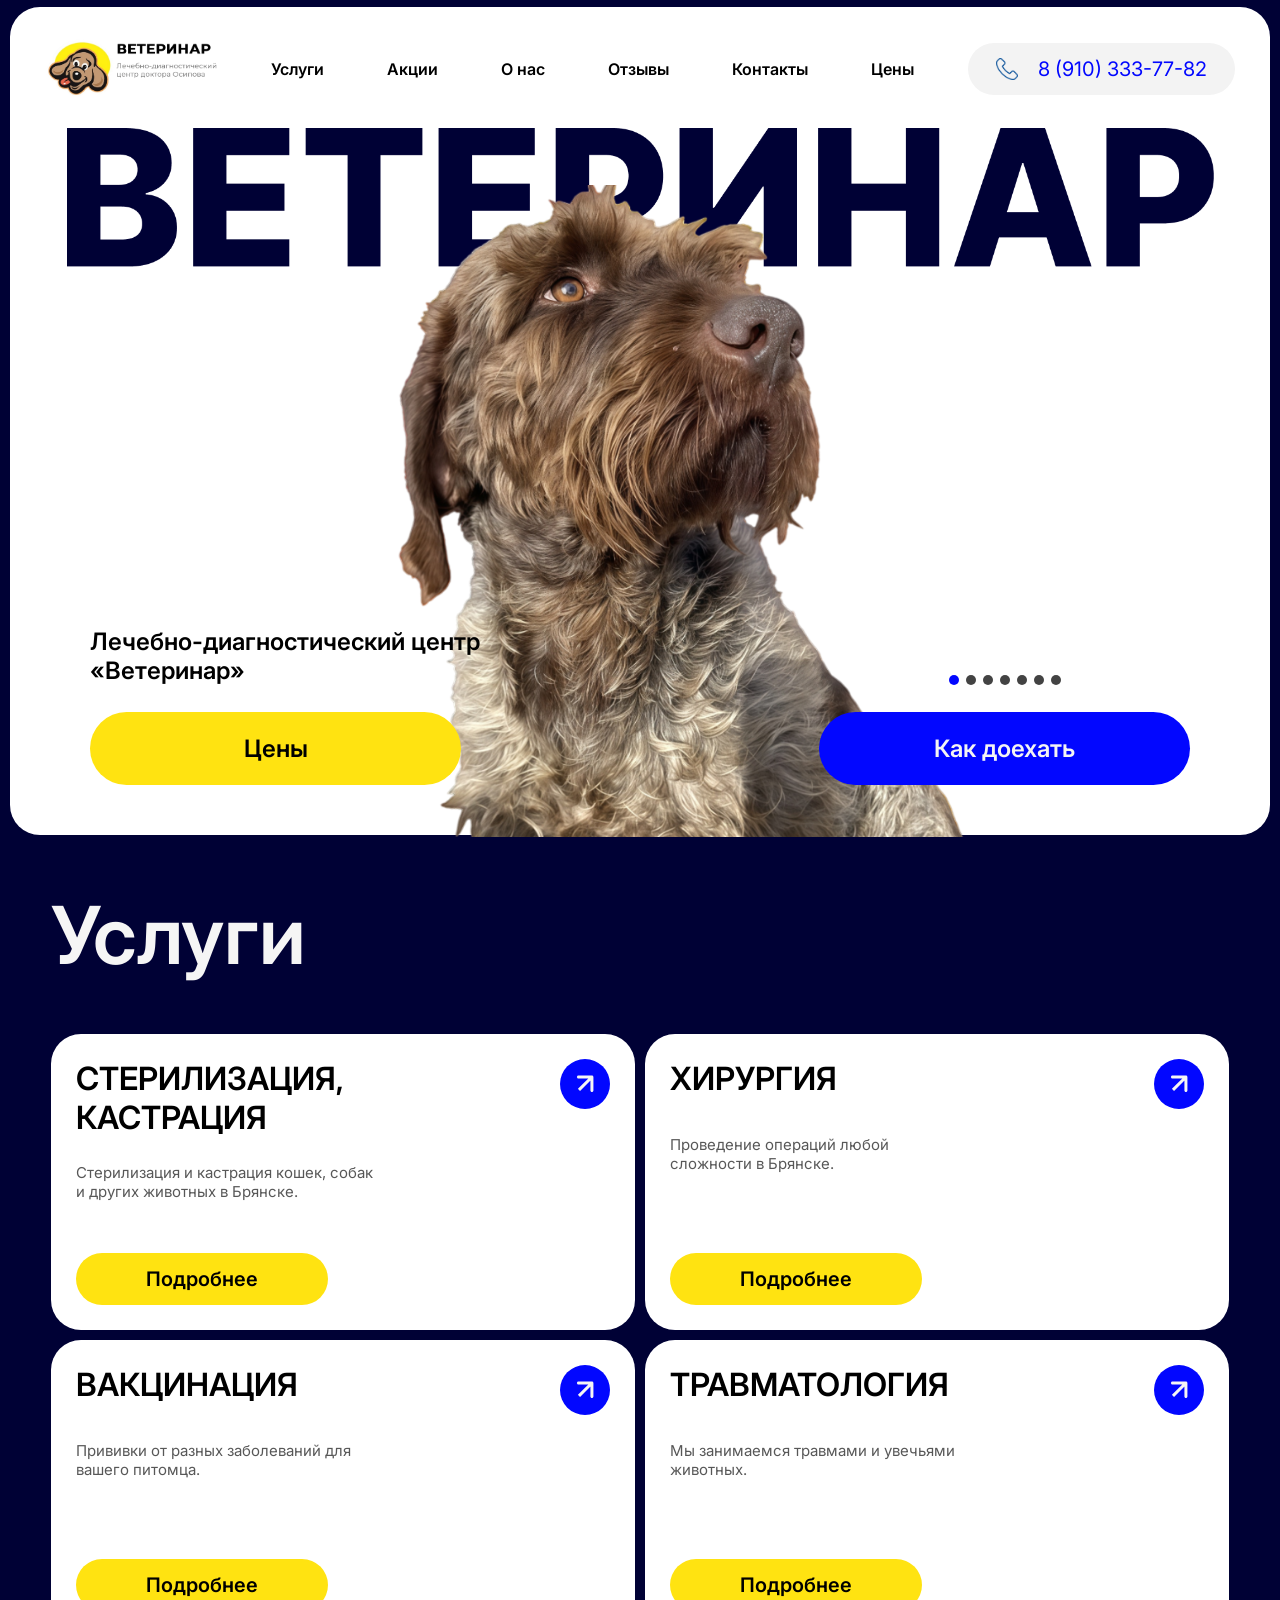
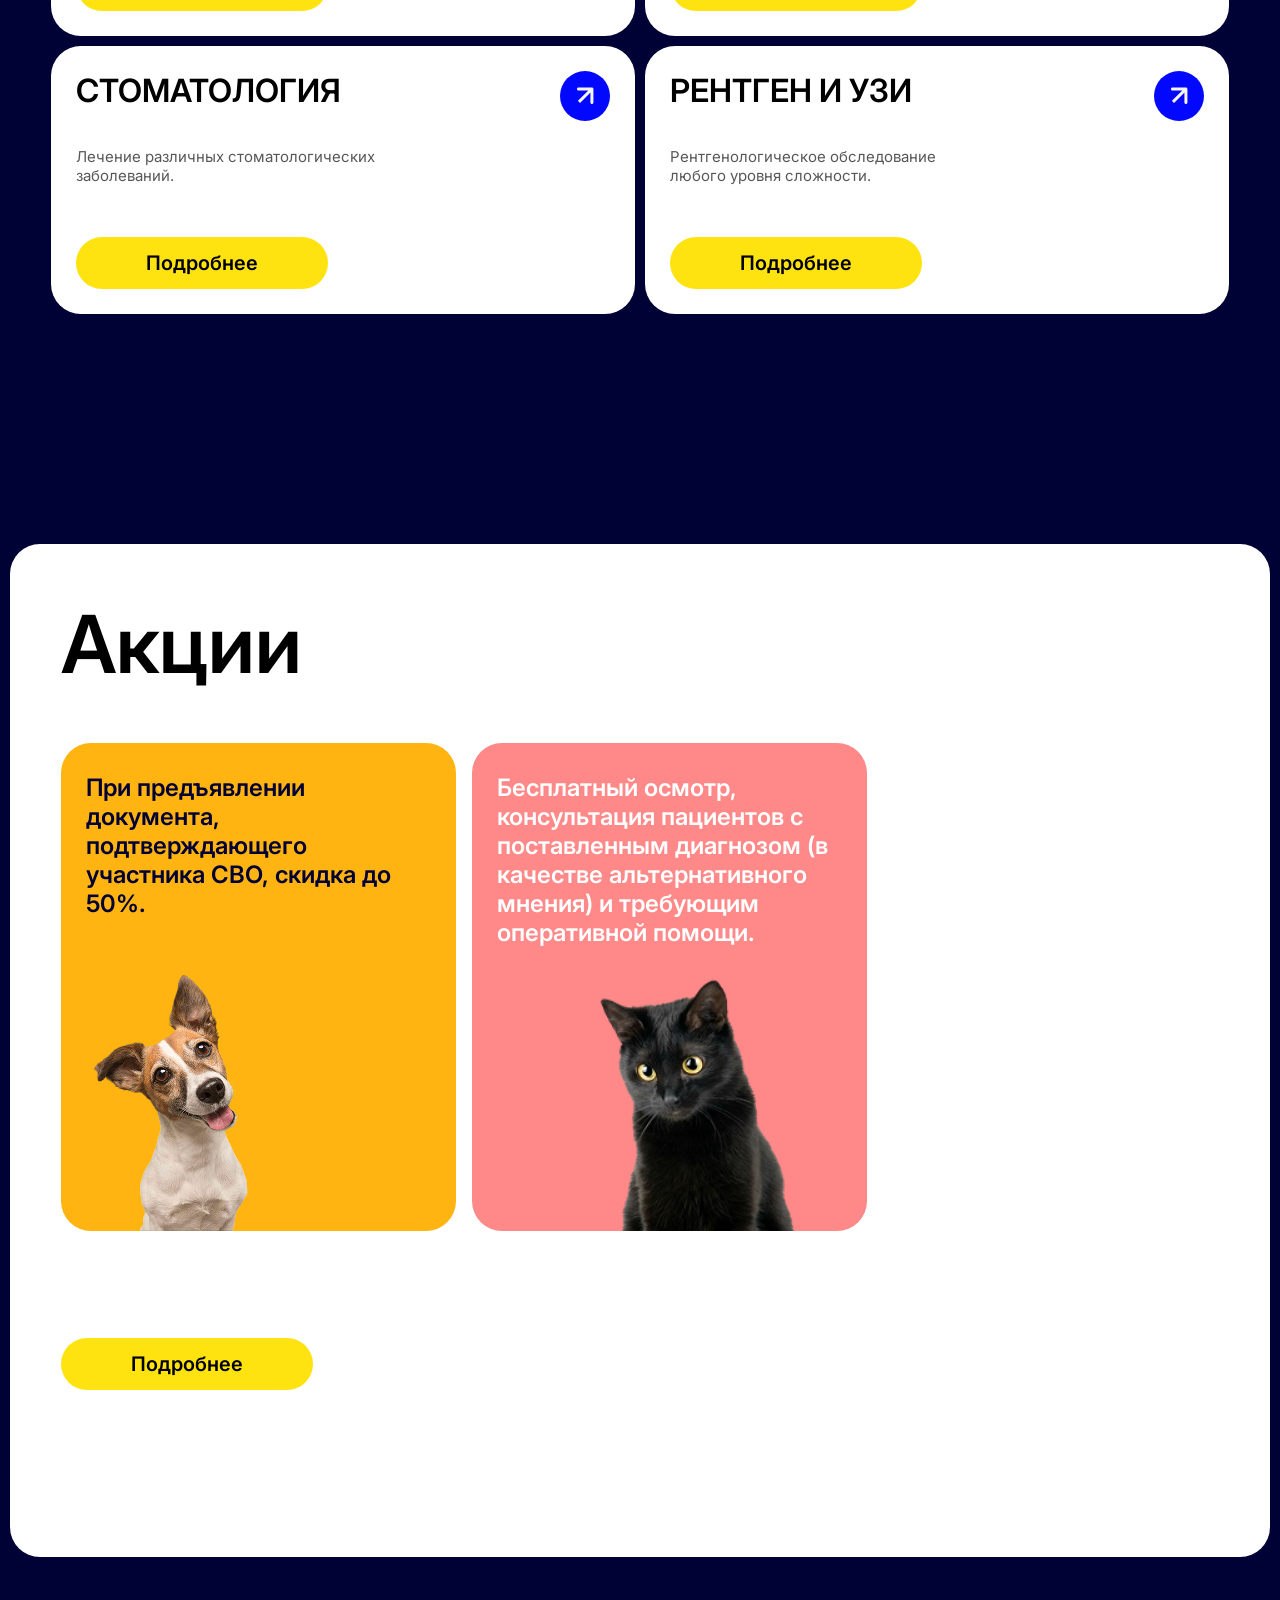
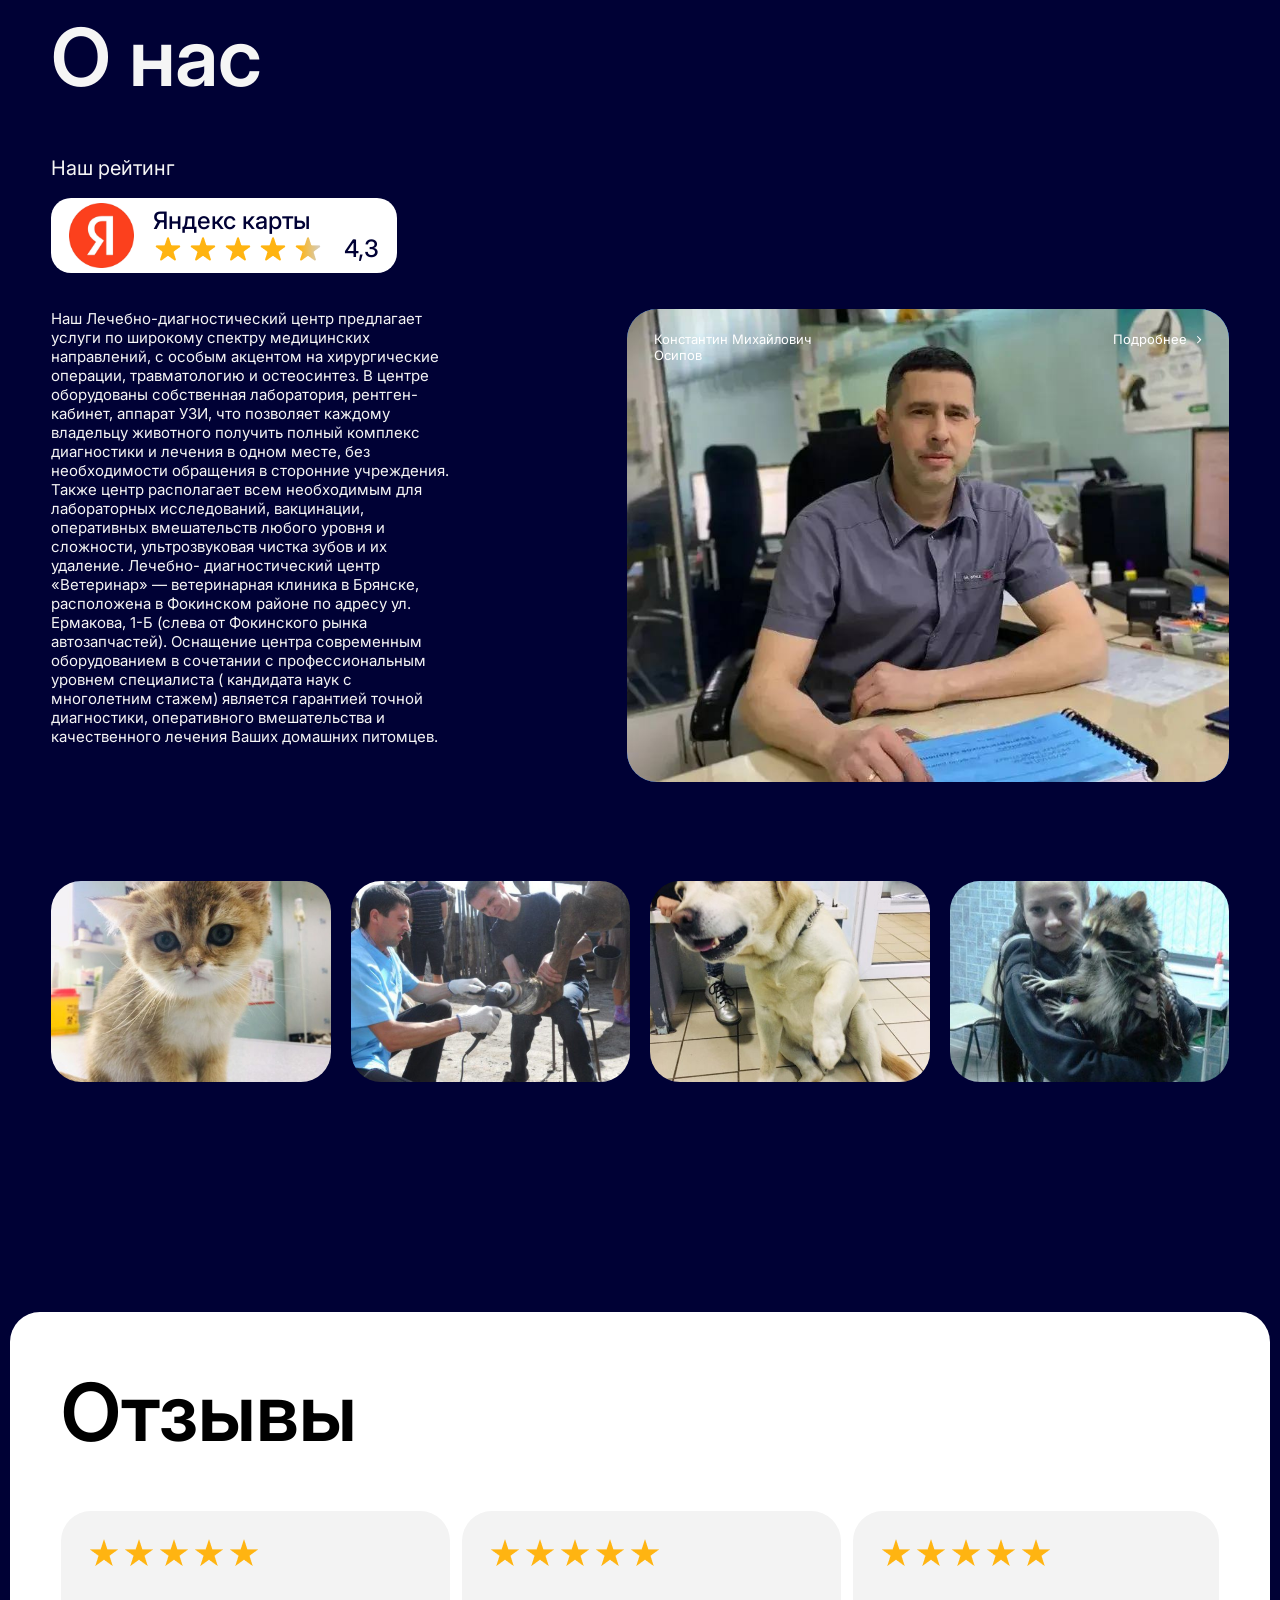
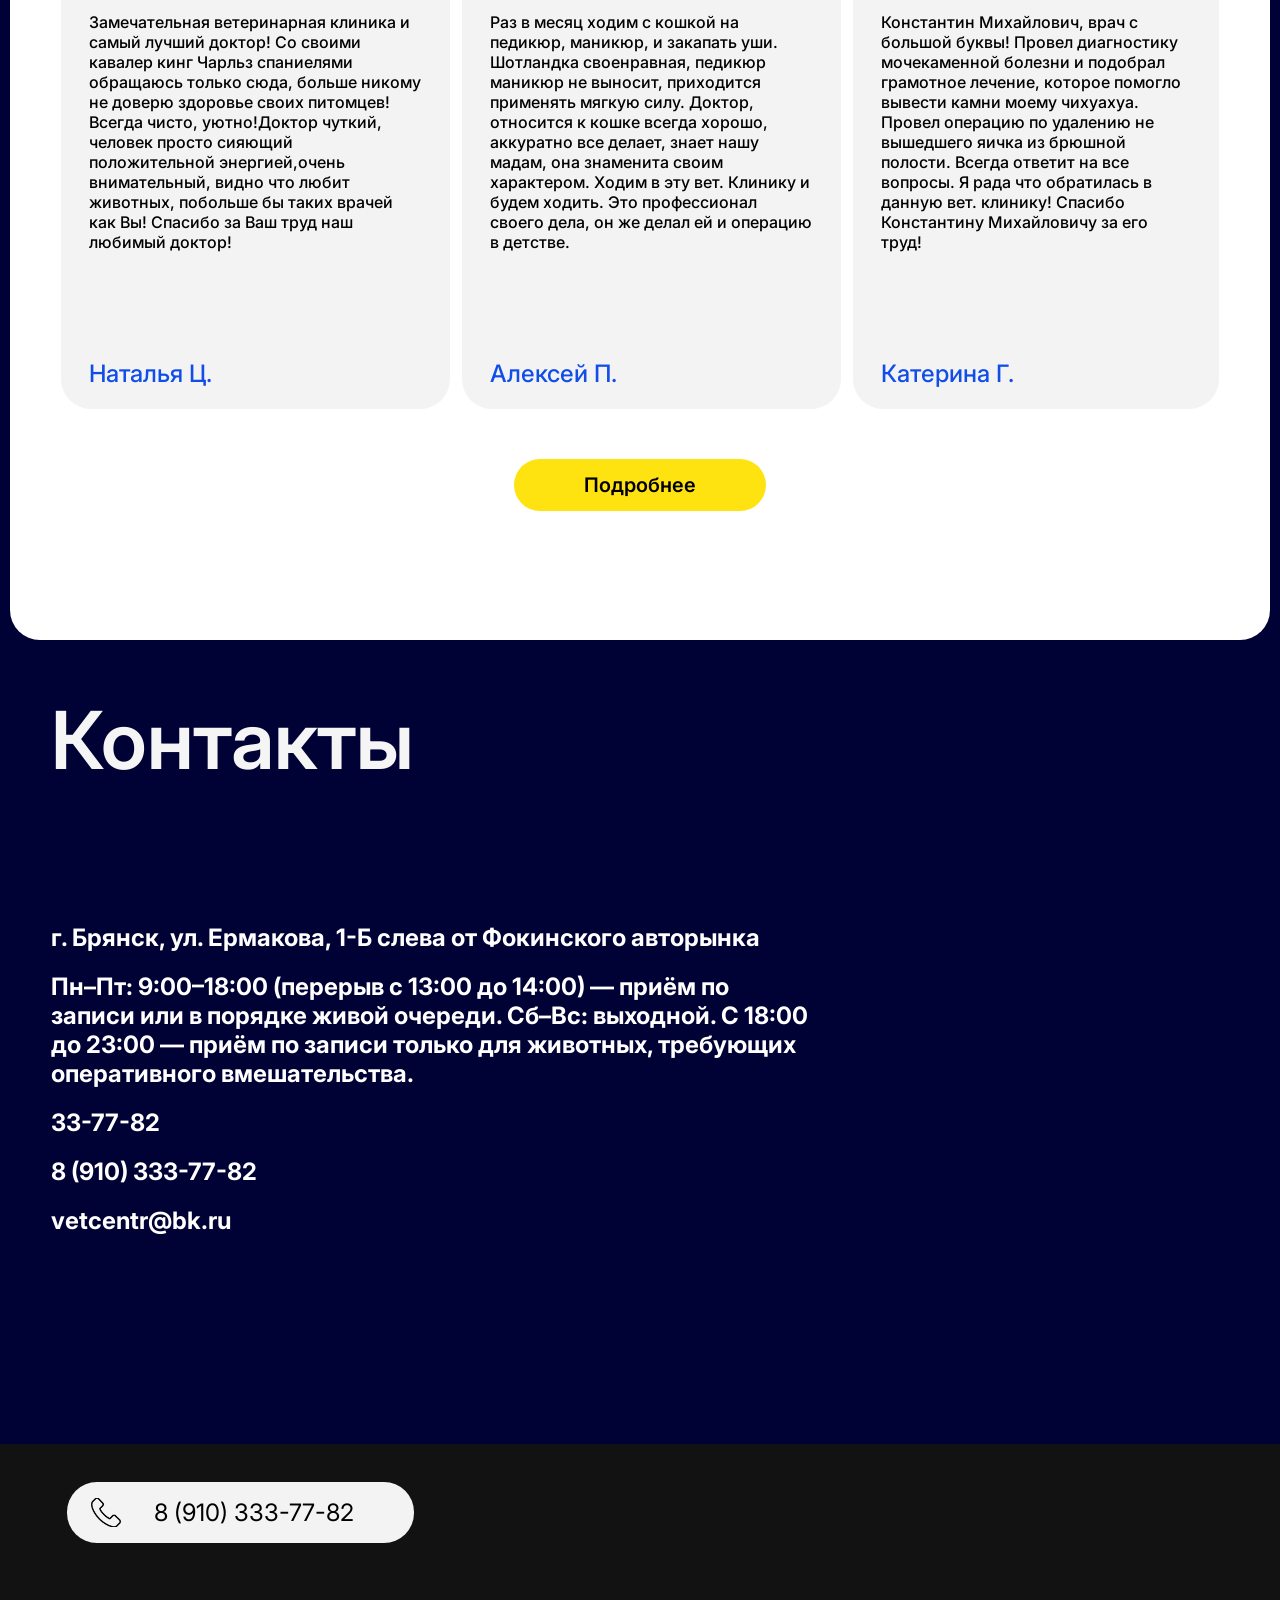
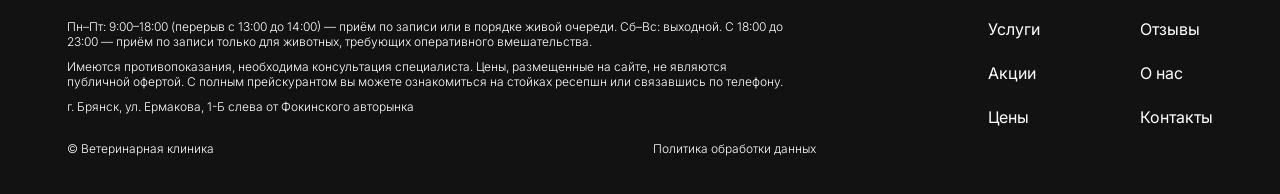
<file: index.html>
<!DOCTYPE html>
<html lang="en">
  <head>
    <meta charset="UTF-8" />
    <meta name="viewport" content="width=device-width, initial-scale=1.0" />
    <title>Ветеринар</title>
    <link rel="stylesheet" href="styles/reset.css" />
    <link rel="stylesheet" href="styles/style.css" />
    <link rel="stylesheet" href="styles/slider.css" />
    <link rel="stylesheet" href="styles/burger.css" />
    <link rel="preconnect" href="https://fonts.googleapis.com" />
    <link rel="preconnect" href="https://fonts.gstatic.com" crossorigin />
    <link
      href="https://fonts.googleapis.com/css2?family=Inter:ital,opsz,wght@0,14..32,100..900;1,14..32,100..900&display=swap"
      rel="stylesheet"
    />
  </head>
  <body>
    <header>
      <img
        class="header__logo"
        src="images/logo.png"
        alt="Логотип"
        title="Логотип"
      />
      <div class="header__links">
        <a href="#uslugi" class="header__link">Услуги</a>
        <a href="#akcii" class="header__link">Акции</a>
        <a href="#onas" class="header__link">О нас</a>
        <a href="#otzivi" class="header__link">Отзывы</a>
        <a href="#kontakti" class="header__link">Контакты</a>
        <a href="services.html" class="header__link">Цены</a>
      </div>
      <a href="tel:8 (910) 333-77-82" class="header__phone">
        <svg
          width="22"
          height="22"
          viewBox="0 0 22 22"
          fill="none"
          xmlns="http://www.w3.org/2000/svg"
          xmlns:xlink="http://www.w3.org/1999/xlink"
        >
          <rect width="22" height="22" fill="url(#pattern0_2236_945)" />
          <defs>
            <pattern
              id="pattern0_2236_945"
              patternContentUnits="objectBoundingBox"
              width="1"
              height="1"
            >
              <use
                xlink:href="#image0_2236_945"
                transform="scale(0.00444444)"
              />
            </pattern>
            <image
              id="image0_2236_945"
              width="225"
              height="225"
              preserveAspectRatio="none"
              xlink:href="[data-uri]"
            />
          </defs>
        </svg>
        8 (910) 333-77-82
      </a>

      <button class="burger-btn" aria-label="Меню" aria-expanded="false">
        <span></span>
        <span></span>
        <span></span>
      </button>
    </header>
    <div class="menu-overlay"></div>

    <!-- Мобильное меню (выдвижное) -->
    <div class="mobile-menu">
      <a class="header__link" href="#uslugi">Услуги</a>
      <a class="header__link" href="#akcii">Акции</a>
      <a class="header__link" href="#onas">О нас</a>
      <a class="header__link" href="#otzivi">Отзывы</a>
      <a class="header__link" href="#kontakti">Контакты</a>
      <a class="header__link" href="services.html">Цены</a>
      <a class="header__link" href="tel:33-77-82">33-77-82</a>
      <a class="header__link" href="tel:8 (910) 333-77-82">8 (910) 333-77-82</a>
    </div>
    <div class="hero">
      <img class="hero__img" src="images/dog.png" alt="" class="hero__img" />
      <div class="hero__buttons hero__buttons--desk">
        <div class="hero__buttons-left">
          <div class="btn-1__text">
            Лечебно-диагностический центр <br />«Ветеринар»
          </div>
          <a href="services.html" class="btn-1">Цены</a>
        </div>
        <div class="hero__buttons-right">
          <div class="slider-pagination"></div>
          <a href="#kontakti" class="btn-1 btn-1--blue">Как доехать</a>
        </div>
      </div>
      <div class="hero__buttons hero__buttons--mobile">
        <div class="hero__buttons-left">
          <div class="btn-1__text">
            Лечебно-диагностический центр <br />«Ветеринар»
          </div>
          <a href="services.html" class="btn-1">Цены</a>
        </div>
        <div class="hero__buttons-right">
          <div class="slider-pagination"></div>
          <a href="#kontakti" class="btn-1 btn-1--blue">Как доехать</a>
        </div>
      </div>
    </div>
    <section class="section-1" id="uslugi">
      <div class="container">
        <h2 class="title">Услуги</h2>
        <div class="operations">
          <a href="services.html" class="operation">
            <div class="operation__info">
              <div class="operation__title">
                СТЕРИЛИЗАЦИЯ,<br />
                КАСТРАЦИЯ
                <svg
                  width="50"
                  height="50"
                  viewBox="0 0 50 50"
                  fill="none"
                  xmlns="http://www.w3.org/2000/svg"
                >
                  <circle cx="25" cy="25" r="25" fill="#0207FF" />
                  <path
                    d="M33.4183 18.0002C33.4183 17.1717 32.7467 16.5002 31.9183 16.5002L18.4183 16.5002C17.5899 16.5002 16.9183 17.1717 16.9183 18.0002C16.9183 18.8286 17.5899 19.5002 18.4183 19.5002H30.4183V31.5002C30.4183 32.3286 31.0899 33.0002 31.9183 33.0002C32.7467 33.0002 33.4183 32.3286 33.4183 31.5002L33.4183 18.0002ZM19 30.9185L20.0607 31.9791L32.979 19.0608L31.9183 18.0002L30.8576 16.9395L17.9393 29.8578L19 30.9185Z"
                    fill="#F5F5F5"
                  />
                </svg>
              </div>
              <div class="operation__subtitle">
                Стерилизация и кастрация кошек, собак и других животных в
                Брянске.
              </div>
            </div>
            <div class="btn--mobile">
              <div class="btn-1 btn-1--small">Подробнее</div>
              <svg
                viewBox="0 0 50 50"
                fill="none"
                xmlns="http://www.w3.org/2000/svg"
              >
                <circle cx="25" cy="25" r="25" fill="#0207FF" />
                <path
                  d="M33.4183 18.0002C33.4183 17.1717 32.7467 16.5002 31.9183 16.5002L18.4183 16.5002C17.5899 16.5002 16.9183 17.1717 16.9183 18.0002C16.9183 18.8286 17.5899 19.5002 18.4183 19.5002H30.4183V31.5002C30.4183 32.3286 31.0899 33.0002 31.9183 33.0002C32.7467 33.0002 33.4183 32.3286 33.4183 31.5002L33.4183 18.0002ZM19 30.9185L20.0607 31.9791L32.979 19.0608L31.9183 18.0002L30.8576 16.9395L17.9393 29.8578L19 30.9185Z"
                  fill="#F5F5F5"
                />
              </svg>
            </div>
          </a>
          <a href="services.html" class="operation">
            <div class="operation__info">
              <div class="operation__title">
                ХИРУРГИЯ
                <svg
                  width="50"
                  height="50"
                  viewBox="0 0 50 50"
                  fill="none"
                  xmlns="http://www.w3.org/2000/svg"
                >
                  <circle cx="25" cy="25" r="25" fill="#0207FF" />
                  <path
                    d="M33.4183 18.0002C33.4183 17.1717 32.7467 16.5002 31.9183 16.5002L18.4183 16.5002C17.5899 16.5002 16.9183 17.1717 16.9183 18.0002C16.9183 18.8286 17.5899 19.5002 18.4183 19.5002H30.4183V31.5002C30.4183 32.3286 31.0899 33.0002 31.9183 33.0002C32.7467 33.0002 33.4183 32.3286 33.4183 31.5002L33.4183 18.0002ZM19 30.9185L20.0607 31.9791L32.979 19.0608L31.9183 18.0002L30.8576 16.9395L17.9393 29.8578L19 30.9185Z"
                    fill="#F5F5F5"
                  />
                </svg>
              </div>
              <div class="operation__subtitle">
                Проведение операций любой сложности в Брянске.
              </div>
            </div>
            <div class="btn--mobile">
              <div class="btn-1 btn-1--small">Подробнее</div>
              <svg
                viewBox="0 0 50 50"
                fill="none"
                xmlns="http://www.w3.org/2000/svg"
              >
                <circle cx="25" cy="25" r="25" fill="#0207FF" />
                <path
                  d="M33.4183 18.0002C33.4183 17.1717 32.7467 16.5002 31.9183 16.5002L18.4183 16.5002C17.5899 16.5002 16.9183 17.1717 16.9183 18.0002C16.9183 18.8286 17.5899 19.5002 18.4183 19.5002H30.4183V31.5002C30.4183 32.3286 31.0899 33.0002 31.9183 33.0002C32.7467 33.0002 33.4183 32.3286 33.4183 31.5002L33.4183 18.0002ZM19 30.9185L20.0607 31.9791L32.979 19.0608L31.9183 18.0002L30.8576 16.9395L17.9393 29.8578L19 30.9185Z"
                  fill="#F5F5F5"
                />
              </svg>
            </div>
          </a>
          <a href="services.html" class="operation">
            <div class="operation__info">
              <div class="operation__title">
                ВАКЦИНАЦИЯ
                <svg
                  width="50"
                  height="50"
                  viewBox="0 0 50 50"
                  fill="none"
                  xmlns="http://www.w3.org/2000/svg"
                >
                  <circle cx="25" cy="25" r="25" fill="#0207FF" />
                  <path
                    d="M33.4183 18.0002C33.4183 17.1717 32.7467 16.5002 31.9183 16.5002L18.4183 16.5002C17.5899 16.5002 16.9183 17.1717 16.9183 18.0002C16.9183 18.8286 17.5899 19.5002 18.4183 19.5002H30.4183V31.5002C30.4183 32.3286 31.0899 33.0002 31.9183 33.0002C32.7467 33.0002 33.4183 32.3286 33.4183 31.5002L33.4183 18.0002ZM19 30.9185L20.0607 31.9791L32.979 19.0608L31.9183 18.0002L30.8576 16.9395L17.9393 29.8578L19 30.9185Z"
                    fill="#F5F5F5"
                  />
                </svg>
              </div>
              <div class="operation__subtitle">
                Прививки от разных заболеваний для вашего питомца.
              </div>
            </div>
            <div class="btn--mobile">
              <div class="btn-1 btn-1--small">Подробнее</div>
              <svg
                viewBox="0 0 50 50"
                fill="none"
                xmlns="http://www.w3.org/2000/svg"
              >
                <circle cx="25" cy="25" r="25" fill="#0207FF" />
                <path
                  d="M33.4183 18.0002C33.4183 17.1717 32.7467 16.5002 31.9183 16.5002L18.4183 16.5002C17.5899 16.5002 16.9183 17.1717 16.9183 18.0002C16.9183 18.8286 17.5899 19.5002 18.4183 19.5002H30.4183V31.5002C30.4183 32.3286 31.0899 33.0002 31.9183 33.0002C32.7467 33.0002 33.4183 32.3286 33.4183 31.5002L33.4183 18.0002ZM19 30.9185L20.0607 31.9791L32.979 19.0608L31.9183 18.0002L30.8576 16.9395L17.9393 29.8578L19 30.9185Z"
                  fill="#F5F5F5"
                />
              </svg>
            </div>
          </a>
          <a href="services.html" class="operation">
            <div class="operation__info">
              <div class="operation__title">
                ТРАВМАТОЛОГИЯ
                <svg
                  width="50"
                  height="50"
                  viewBox="0 0 50 50"
                  fill="none"
                  xmlns="http://www.w3.org/2000/svg"
                >
                  <circle cx="25" cy="25" r="25" fill="#0207FF" />
                  <path
                    d="M33.4183 18.0002C33.4183 17.1717 32.7467 16.5002 31.9183 16.5002L18.4183 16.5002C17.5899 16.5002 16.9183 17.1717 16.9183 18.0002C16.9183 18.8286 17.5899 19.5002 18.4183 19.5002H30.4183V31.5002C30.4183 32.3286 31.0899 33.0002 31.9183 33.0002C32.7467 33.0002 33.4183 32.3286 33.4183 31.5002L33.4183 18.0002ZM19 30.9185L20.0607 31.9791L32.979 19.0608L31.9183 18.0002L30.8576 16.9395L17.9393 29.8578L19 30.9185Z"
                    fill="#F5F5F5"
                  />
                </svg>
              </div>
              <div class="operation__subtitle">
                Мы занимаемся травмами и увечьями животных.
              </div>
            </div>
            <div class="btn--mobile">
              <div class="btn-1 btn-1--small">Подробнее</div>
              <svg
                viewBox="0 0 50 50"
                fill="none"
                xmlns="http://www.w3.org/2000/svg"
              >
                <circle cx="25" cy="25" r="25" fill="#0207FF" />
                <path
                  d="M33.4183 18.0002C33.4183 17.1717 32.7467 16.5002 31.9183 16.5002L18.4183 16.5002C17.5899 16.5002 16.9183 17.1717 16.9183 18.0002C16.9183 18.8286 17.5899 19.5002 18.4183 19.5002H30.4183V31.5002C30.4183 32.3286 31.0899 33.0002 31.9183 33.0002C32.7467 33.0002 33.4183 32.3286 33.4183 31.5002L33.4183 18.0002ZM19 30.9185L20.0607 31.9791L32.979 19.0608L31.9183 18.0002L30.8576 16.9395L17.9393 29.8578L19 30.9185Z"
                  fill="#F5F5F5"
                />
              </svg>
            </div>
          </a>
          <a href="services.html" class="operation">
            <div class="operation__info">
              <div class="operation__title">
                СТОМАТОЛОГИЯ
                <svg
                  width="50"
                  height="50"
                  viewBox="0 0 50 50"
                  fill="none"
                  xmlns="http://www.w3.org/2000/svg"
                >
                  <circle cx="25" cy="25" r="25" fill="#0207FF" />
                  <path
                    d="M33.4183 18.0002C33.4183 17.1717 32.7467 16.5002 31.9183 16.5002L18.4183 16.5002C17.5899 16.5002 16.9183 17.1717 16.9183 18.0002C16.9183 18.8286 17.5899 19.5002 18.4183 19.5002H30.4183V31.5002C30.4183 32.3286 31.0899 33.0002 31.9183 33.0002C32.7467 33.0002 33.4183 32.3286 33.4183 31.5002L33.4183 18.0002ZM19 30.9185L20.0607 31.9791L32.979 19.0608L31.9183 18.0002L30.8576 16.9395L17.9393 29.8578L19 30.9185Z"
                    fill="#F5F5F5"
                  />
                </svg>
              </div>
              <div class="operation__subtitle">
                Лечение различных стоматологических заболеваний.
              </div>
            </div>
            <div class="btn--mobile">
              <div class="btn-1 btn-1--small">Подробнее</div>
              <svg
                viewBox="0 0 50 50"
                fill="none"
                xmlns="http://www.w3.org/2000/svg"
              >
                <circle cx="25" cy="25" r="25" fill="#0207FF" />
                <path
                  d="M33.4183 18.0002C33.4183 17.1717 32.7467 16.5002 31.9183 16.5002L18.4183 16.5002C17.5899 16.5002 16.9183 17.1717 16.9183 18.0002C16.9183 18.8286 17.5899 19.5002 18.4183 19.5002H30.4183V31.5002C30.4183 32.3286 31.0899 33.0002 31.9183 33.0002C32.7467 33.0002 33.4183 32.3286 33.4183 31.5002L33.4183 18.0002ZM19 30.9185L20.0607 31.9791L32.979 19.0608L31.9183 18.0002L30.8576 16.9395L17.9393 29.8578L19 30.9185Z"
                  fill="#F5F5F5"
                />
              </svg>
            </div>
          </a>
          <a href="services.html" class="operation">
            <div class="operation__info">
              <div class="operation__title">
                РЕНТГЕН И УЗИ
                <svg
                  width="50"
                  height="50"
                  viewBox="0 0 50 50"
                  fill="none"
                  xmlns="http://www.w3.org/2000/svg"
                >
                  <circle cx="25" cy="25" r="25" fill="#0207FF" />
                  <path
                    d="M33.4183 18.0002C33.4183 17.1717 32.7467 16.5002 31.9183 16.5002L18.4183 16.5002C17.5899 16.5002 16.9183 17.1717 16.9183 18.0002C16.9183 18.8286 17.5899 19.5002 18.4183 19.5002H30.4183V31.5002C30.4183 32.3286 31.0899 33.0002 31.9183 33.0002C32.7467 33.0002 33.4183 32.3286 33.4183 31.5002L33.4183 18.0002ZM19 30.9185L20.0607 31.9791L32.979 19.0608L31.9183 18.0002L30.8576 16.9395L17.9393 29.8578L19 30.9185Z"
                    fill="#F5F5F5"
                  />
                </svg>
              </div>
              <div class="operation__subtitle">
                Рентгенологическое обследование любого уровня сложности.
              </div>
            </div>
            <div class="btn--mobile">
              <div class="btn-1 btn-1--small">Подробнее</div>
              <svg
                viewBox="0 0 50 50"
                fill="none"
                xmlns="http://www.w3.org/2000/svg"
              >
                <circle cx="25" cy="25" r="25" fill="#0207FF" />
                <path
                  d="M33.4183 18.0002C33.4183 17.1717 32.7467 16.5002 31.9183 16.5002L18.4183 16.5002C17.5899 16.5002 16.9183 17.1717 16.9183 18.0002C16.9183 18.8286 17.5899 19.5002 18.4183 19.5002H30.4183V31.5002C30.4183 32.3286 31.0899 33.0002 31.9183 33.0002C32.7467 33.0002 33.4183 32.3286 33.4183 31.5002L33.4183 18.0002ZM19 30.9185L20.0607 31.9791L32.979 19.0608L31.9183 18.0002L30.8576 16.9395L17.9393 29.8578L19 30.9185Z"
                  fill="#F5F5F5"
                />
              </svg>
            </div>
          </a>
        </div>
      </div>
    </section>
    <section class="section-2" id="akcii">
      <div class="container">
        <h2 class="title-2">Акции</h2>
        <div class="stocks">
          <div class="stocks__wrapper">
            <a href="services.html" class="stock">
              <div class="stock__name">
                При предъявлении документа, подтверждающего участника СВО, скидка до 50%.
              </div>
              <img style="max-width: 178px"
                class="stock__img"
                src="images/stock-img-1.png"
                alt="Акция"
                title="При предъявлении документа, подтверждающего участника СВО, скидка до 50%."
              />
            </a>
            <a href="services.html" class="stock stock--pink">
              <div class="stock__name">
                Бесплатный осмотр, консультация пациентов с поставленным диагнозом (в качестве альтернативного мнения) и требующим оперативной помощи.
              </div>
              <img
                class="stock__img"
                src="images/stock-img-2.png"
                alt="Акция"
                title="Бесплатный осмотр, консультация пациентов с поставленным диагнозом (в качестве альтернативного мнения) и требующим оперативной помощи."
              />
            </a>
            <!-- <a href="services.html" class="stock stock--blue">
              <div class="stock__name">
                
              </div>
              <img
                class="stock__img"
                src="images/stock-img-3.png"
                alt="Акция"
                title=""
              />
            </a>-->
          </div>
          <a href="services.html" class="btn-1 btn-1--small">Подробнее</a>
        </div>
      </div>
    </section>
    <section class="section-1" id="onas">
      <div class="container">
        <h2 class="title">О нас</h2>
        <div class="about">
          <div class="raiting">
            <a href="about.html" class="about__link--mobile">
              <img src="images/about-img.jpg" alt="Фото" class="about__img" />
              <div class="link__text-1">
                Константин <br />
                Михайлович Осипов
              </div>
              <div class="link__text-2">
                Подробнее
                <svg
                  width="5"
                  height="8"
                  viewBox="0 0 5 8"
                  fill="none"
                  xmlns="http://www.w3.org/2000/svg"
                >
                  <path
                    d="M4.03556 4.03568C4.23082 3.84042 4.23082 3.52384 4.03556 3.32858L0.853575 0.146595C0.658313 -0.0486672 0.341731 -0.0486672 0.146468 0.146595C-0.0487936 0.341857 -0.0487936 0.65844 0.146468 0.853702L2.9749 3.68213L0.146468 6.51056C-0.0487936 6.70582 -0.0487936 7.0224 0.146468 7.21766C0.341731 7.41293 0.658313 7.41293 0.853575 7.21766L4.03556 4.03568ZM2.46338 3.68213V4.18213H3.682V3.68213V3.18213L2.46338 3.18213V3.68213Z"
                    fill="white"
                  />
                </svg>
              </div>
            </a>
            <div class="raiting__text">Наш рейтинг</div>
            <a target="_blank" href="https://yandex.ru/maps/org/veterinar/1064298998/reviews/?ll=34.409033%2C53.217554&z=17" title="Яндекс карты" class="yand">
              <svg
                width="65"
                height="65"
                viewBox="0 0 65 65"
                fill="none"
                xmlns="http://www.w3.org/2000/svg"
                xmlns:xlink="http://www.w3.org/1999/xlink"
              >
                <rect width="65" height="65" fill="url(#pattern0_2294_160)" />
                <defs>
                  <pattern
                    id="pattern0_2294_160"
                    patternContentUnits="objectBoundingBox"
                    width="1"
                    height="1"
                  >
                    <use
                      xlink:href="#image0_2294_160"
                      transform="scale(0.0013587)"
                    />
                  </pattern>
                  <image
                    id="image0_2294_160"
                    width="736"
                    height="736"
                    preserveAspectRatio="none"
                    xlink:href="[data-uri]"
                  />
                </defs>
              </svg>
              <div class="yand__center">
                <div class="yand__text">Яндекс карты</div>
                <img src="images/stars.png" alt="Звёзды" class="yand__stars" />
              </div>
              <div class="yand__number">4,3</div>
            </a>
            <div class="about__content">
              <div class="revews__text">
                Наш Лечебно-диагностический центр предлагает услуги по широкому спектру медицинских направлений, с особым акцентом на хирургические операции, травматологию и остеосинтез. В центре оборудованы собственная лаборатория, рентген-кабинет, аппарат УЗИ, что позволяет каждому владельцу животного получить полный комплекс диагностики и лечения в одном месте, без необходимости обращения в сторонние учреждения.
Также центр располагает всем необходимым для лабораторных исследований, вакцинации, оперативных вмешательств любого уровня и сложности, ультрозвуковая чистка зубов и их удаление.                                   Лечебно- диагностический центр
«Ветеринар» — ветеринарная клиника в Брянске, расположена в Фокинском районе по адресу ул. Ермакова, 1-Б (слева от Фокинского рынка автозапчастей). Оснащение центра современным оборудованием в сочетании с профессиональным уровнем специалиста ( кандидата наук с многолетним стажем) является гарантией точной диагностики, оперативного вмешательства и качественного лечения Ваших домашних питомцев.

              </div>
              <a href="about.html" class="about__link">
                <img
                  src="images/about-img.jpg"
                  alt="Фото"
                  class="about__img"
                />
                <div class="link__text-1">
                  Константин Михайлович<br />
                  Осипов
                </div>
                <div class="link__text-2">
                  Подробнее
                  <svg
                    width="5"
                    height="8"
                    viewBox="0 0 5 8"
                    fill="none"
                    xmlns="http://www.w3.org/2000/svg"
                  >
                    <path
                      d="M4.03556 4.03568C4.23082 3.84042 4.23082 3.52384 4.03556 3.32858L0.853575 0.146595C0.658313 -0.0486672 0.341731 -0.0486672 0.146468 0.146595C-0.0487936 0.341857 -0.0487936 0.65844 0.146468 0.853702L2.9749 3.68213L0.146468 6.51056C-0.0487936 6.70582 -0.0487936 7.0224 0.146468 7.21766C0.341731 7.41293 0.658313 7.41293 0.853575 7.21766L4.03556 4.03568ZM2.46338 3.68213V4.18213H3.682V3.68213V3.18213L2.46338 3.18213V3.68213Z"
                      fill="white"
                    />
                  </svg>
                </div>
              </a>
            </div>
          </div>
          <div class="about__images" id="aboutSlider">
            <div class="slider-viewport">
              <div class="slider-track">
                <div class="slider-slide">
                  <img src="images/rew-1.jpg" alt="About image 1" />
                </div>
                <div class="slider-slide">
                  <img src="images/rew-2.jpg" alt="About image 2" />
                </div>
                <div class="slider-slide">
                  <img src="images/rew-3.jpg" alt="About image 3" />
                </div>
                <div class="slider-slide">
                  <img src="images/rew-4.jpg" alt="About image 4" />
                </div>
              </div>
            </div>
          </div>

          <link rel="stylesheet" href="styles/about-slider.css" />
          <script src="js/about-slider.js"></script>
          <!-- <div class="about__images">
            <img
              class="about__image"
              src="images/rew-1.jpg"
              alt="/images/rew-1.jpg"
            />
            <img
              class="about__image"
              src="images/rew-2.jpg"
              alt="/images/rew-2.jpg"
            />
            <img
              class="about__image"
              src="images/rew-3.jpg"
              alt="/images/rew-3.jpg"
            />
            <img
              class="about__image"
              src="images/rew-4.jpg"
              alt="/images/rew-4.jpg"
            />
          </div> -->
        </div>
      </div>
    </section>
    <section class="section-2" id="otzivi">
      <div class="container">
        <h2 class="title-2">Отзывы</h2>
        <div class="reviews">
          <div class="reviews__wrapper">
            <div class="review">
              <img
                class="review__stars"
                src="images/review-stars5.png"
                alt="stars"
              />
              <div class="review__text">
                Замечательная ветеринарная клиника и самый лучший доктор! Со
                своими кавалер кинг Чарльз спаниелями обращаюсь только сюда,
                больше никому не доверю здоровье своих питомцев! Всегда чисто,
                уютно!Доктор чуткий, человек просто сияющий положительной
                энергией,очень внимательный, видно что любит животных, побольше
                бы таких врачей как Вы! Спасибо за Ваш труд наш любимый доктор!
              </div>
              <div class="review__reviewer">Наталья Ц.</div>
            </div>
            <div class="review">
              <img
                class="review__stars"
                src="images/review-stars5.png"
                alt="stars"
              />
              <div class="review__text">
                Раз в месяц ходим с кошкой на педикюр, маникюр, и закапать уши.
                Шотландка своенравная, педикюр маникюр не выносит, приходится
                применять мягкую силу. Доктор, относится к кошке всегда хорошо,
                аккуратно все делает, знает нашу мадам, она знаменита своим
                характером. Ходим в эту вет. Клинику и будем ходить. Это
                профессионал своего дела, он же делал ей и операцию в детстве.
              </div>
              <div class="review__reviewer">Алексей П.</div>
            </div>
            <div class="review">
              <img
                class="review__stars"
                src="images/review-stars5.png"
                alt="stars"
              />
              <div class="review__text">
                Константин Михайлович, врач с большой буквы! Провел диагностику
                мочекаменной болезни и подобрал грамотное лечение, которое
                помогло вывести камни моему чихуахуа. Провел операцию по
                удалению не вышедшего яичка из брюшной полости. Всегда ответит
                на все вопросы. Я рада что обратилась в данную вет. клинику!
                Спасибо Константину Михайловичу за его труд!
              </div>
              <div class="review__reviewer">Катерина Г.</div>
            </div>
          </div>
          <a target="_blank" href="https://yandex.ru/maps/org/veterinar/1064298998/reviews/?ll=34.409033%2C53.217554&z=17" class="btn-1 btn-1--small">Подробнее</a>
        </div>
      </div>
    </section>
    <section class="section-1" id="kontakti">
      <div class="container">
        <h2 class="title">Контакты</h2>
        <div class="contacts">
          <div class="contacts__text">
            <p>г. Брянск, ул. Ермакова, 1-Б слева от Фокинского авторынка</p>
            <p>
Пн–Пт: 9:00–18:00 (перерыв с 13:00 до 14:00) — приём по записи или в порядке живой очереди.  
Сб–Вс: выходной.  
С 18:00 до 23:00 — приём по записи только для животных, требующих оперативного вмешательства.
            </p>
            <a href="tel:33-77-82">33-77-82 </a>
            <a href="tel:8 (910) 333-77-82">8 (910) 333-77-82 </a>
            <a href="mailto:vetcentr@bk.ru">vetcentr@bk.ru</a>
          </div>
          <iframe
            class="contacts__map"
            src="https://yandex.ru/map-widget/v1/?um=constructor%3A56c01c42b5ab110825b0f4abdfdd8d814cda359f36aba04f30db752b4a20f250&amp;source=constructor"
            frameborder="0"
          ></iframe>
        </div>
      </div>
    </section>
    <footer>
      <a href="tel: 8 (910) 333-77-82" class="footer__phone">
        <svg
          width="30"
          height="29"
          viewBox="0 0 30 29"
          fill="none"
          xmlns="http://www.w3.org/2000/svg"
          xmlns:xlink="http://www.w3.org/1999/xlink"
        >
          <rect width="30" height="29" fill="url(#pattern0_2236_947)" />
          <defs>
            <pattern
              id="pattern0_2236_947"
              patternContentUnits="objectBoundingBox"
              width="1"
              height="1"
            >
              <use
                xlink:href="#image0_2236_947"
                transform="matrix(0.00444444 0 0 0.0045977 0 -0.0172414)"
              />
            </pattern>
            <image
              id="image0_2236_947"
              width="225"
              height="225"
              preserveAspectRatio="none"
              xlink:href="[data-uri]"
            />
          </defs>
        </svg>
        8 (910) 333-77-82
      </a>
      <div class="footer__wrapper">
        <div class="footer__text">
          <p>
Пн–Пт: 9:00–18:00 (перерыв с 13:00 до 14:00) — приём по записи или в порядке живой очереди.  
Сб–Вс: выходной.  
С 18:00 до 23:00 — приём по записи только для животных, требующих оперативного вмешательства.
          </p>
          <p>
            Имеются противопоказания, необходима консультация специалиста. Цены,
            размещенные на сайте, не являются публичной офертой. С полным
            прейскурантом вы можете ознакомиться на стойках ресепшн или
            связавшись по телефону.
          </p>
          <p>г. Брянск, ул. Ермакова, 1-Б слева от Фокинского авторынка</p>
        </div>
        <div class="footer__links">
          <a href="#uslugi" class="footer__link">Услуги</a>
          <a href="#otzivi" class="footer__link">Отзывы</a>
          <a href="#akcii" class="footer__link">Акции</a>
          <a href="#onas" class="footer__link">О нас</a>
          <a href="services.html" class="footer__link">Цены</a>
          <a href="#kontakti" class="footer__link">Контакты</a>
        </div>
      </div>
      <div class="footer__end">
        <p>© Ветеринарная клиника </p>
        <a href="policy.html">Политика обработки данных</a>
      </div>
    </footer>
    <script src="js/script.js"></script>
    <script src="js/burger.js"></script>
  </body>
</html>
</file>
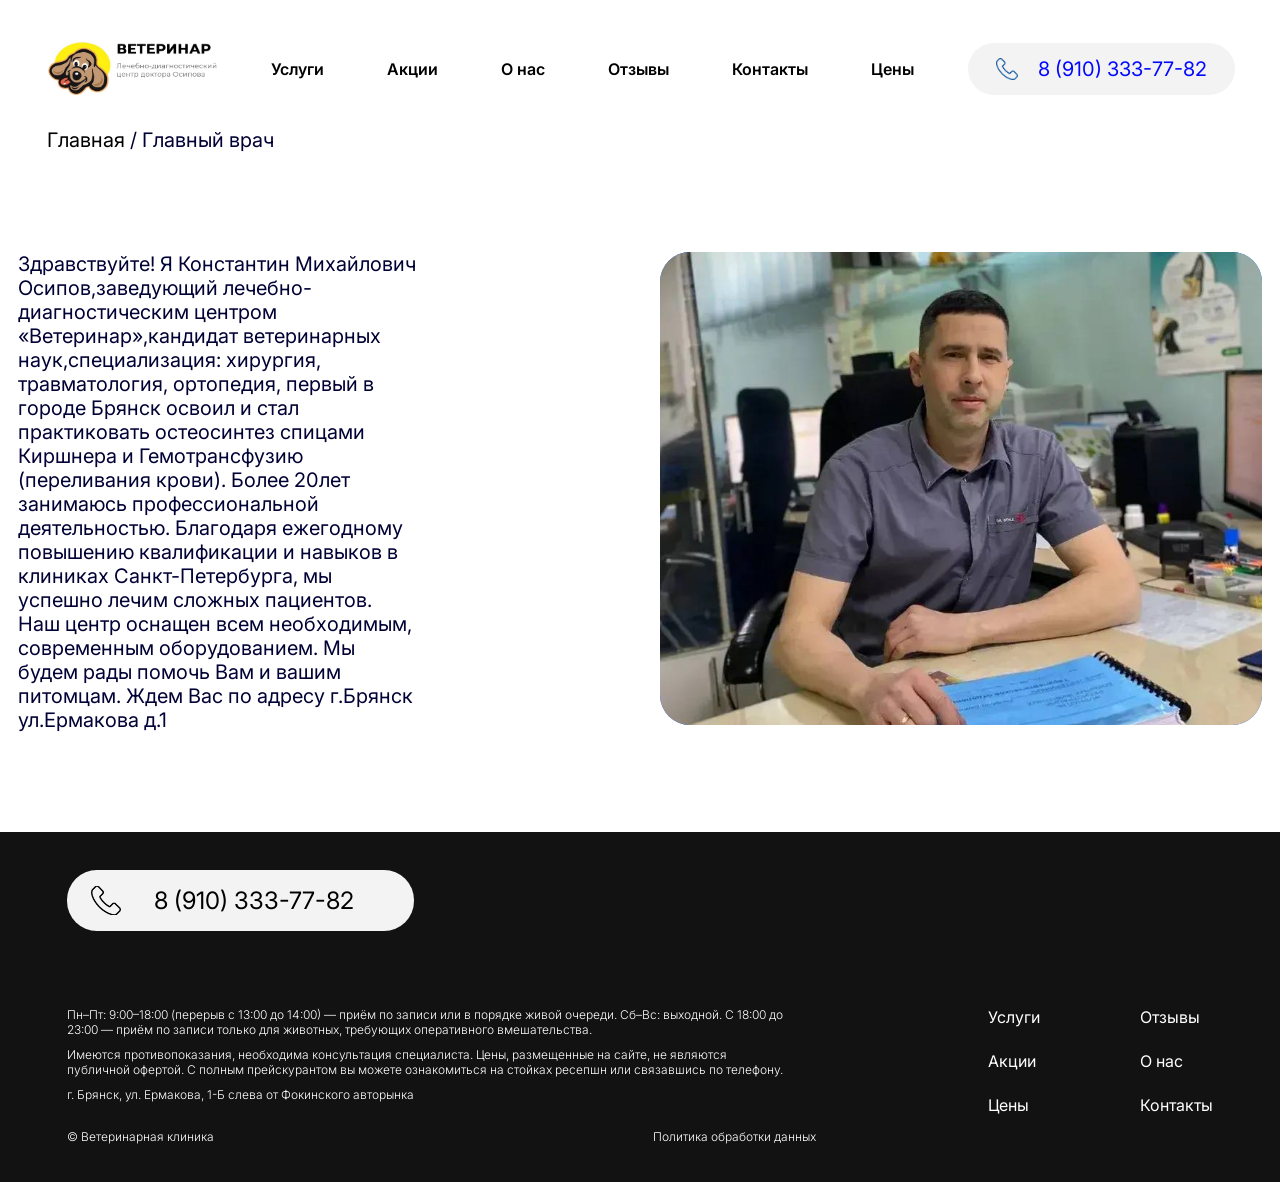
<file: about.html>
<!DOCTYPE html>
<html lang="en">
  <head>
    <meta charset="UTF-8" />
    <meta name="viewport" content="width=device-width, initial-scale=1.0" />
    <title>Ветеринар - Главный врач</title>
    <link rel="stylesheet" href="styles/reset.css" />
    <link rel="stylesheet" href="styles/style.css" />
    <link rel="stylesheet" href="styles/slider.css" />
    <link rel="stylesheet" href="styles/burger.css" />
    <link rel="preconnect" href="https://fonts.googleapis.com" />
    <link rel="preconnect" href="https://fonts.gstatic.com" crossorigin />
    <link
      href="https://fonts.googleapis.com/css2?family=Inter:ital,opsz,wght@0,14..32,100..900;1,14..32,100..900&display=swap"
      rel="stylesheet"
    />
  </head>
  <body>
    <header>
      <a href="index.html" title="Ветеринар">
        <img
          class="header__logo"
          src="images/logo.png"
          alt="Логотип"
        />
      </a>
      <div class="header__links">
        <a href="index.html#uslugi" class="header__link">Услуги</a>
        <a href="index.html#akcii" class="header__link">Акции</a>
        <a href="index.html#onas" class="header__link">О нас</a>
        <a href="index.html#otzivi" class="header__link">Отзывы</a>
        <a href="index.html#kontakti" class="header__link">Контакты</a>
        <a href="services.html" class="header__link">Цены</a>
      </div>
      <a href="tel:8 (910) 333-77-82" class="header__phone">
        <svg
          width="22"
          height="22"
          viewBox="0 0 22 22"
          fill="none"
          xmlns="http://www.w3.org/2000/svg"
          xmlns:xlink="http://www.w3.org/1999/xlink"
        >
          <rect width="22" height="22" fill="url(#pattern0_2236_945)" />
          <defs>
            <pattern
              id="pattern0_2236_945"
              patternContentUnits="objectBoundingBox"
              width="1"
              height="1"
            >
              <use
                xlink:href="#image0_2236_945"
                transform="scale(0.00444444)"
              />
            </pattern>
            <image
              id="image0_2236_945"
              width="225"
              height="225"
              preserveAspectRatio="none"
              xlink:href="[data-uri]"
            />
          </defs>
        </svg>
        8 (910) 333-77-82
      </a>

      <button class="burger-btn" aria-label="Меню" aria-expanded="false">
        <span></span>
        <span></span>
        <span></span>
      </button>
    </header>
    <div class="menu-overlay"></div>

    <!-- Мобильное меню (выдвижное) -->
    <div class="mobile-menu">
      <a class="header__link" href="index.html#uslugi">Услуги</a>
      <a class="header__link" href="index.html#akcii">Акции</a>
      <a class="header__link" href="index.html#onas">О нас</a>
      <a class="header__link" href="index.html#otzivi">Отзывы</a>
      <a class="header__link" href="index.html#kontakti">Контакты</a>
      <a href="services.html" class="header__link">Цены</a>
      <a class="header__link" href="tel:8 (910) 333-77-82">8 (910) 333-77-82</a>
    </div>
    <section class="section-3">
      <div class="breadcrumbs">
        <a href="index.html">Главная</a> / Главный врач
      </div>
      <div class="container">
        <div class="raiting">
          <div class="about__link--mobile">
            <img src="images/about-img.jpg" alt="Фото" class="about__img" />
          </div>
          <div class="about__content">
            <div class="revews__text">
              Здравствуйте! Я Константин Михайлович Осипов,заведующий
              лечебно-диагностическим центром «Ветеринар»,кандидат ветеринарных
              наук,специализация: хирургия, травматология, ортопедия, первый в
              городе Брянск освоил и стал практиковать остеосинтез спицами
              Киршнера и Гемотрансфузию (переливания крови). Более 20лет
              занимаюсь профессиональной деятельностью. Благодаря ежегодному
              повышению квалификации и навыков в клиниках Санкт-Петербурга, мы
              успешно лечим сложных пациентов. Наш центр оснащен всем
              необходимым, современным оборудованием. Мы будем рады помочь Вам и
              вашим питомцам. Ждем Вас по адресу г.Брянск ул.Ермакова д.1
            </div>
            <div href="#" class="about__link">
              <img src="images/about-img.jpg" alt="Фото" class="about__img" />
            </div>
          </div>
        </div>
      </div>
    </section>
    <footer>
      <a href="tel: 8 (910) 333-77-82" class="footer__phone">
        <svg
          width="30"
          height="29"
          viewBox="0 0 30 29"
          fill="none"
          xmlns="http://www.w3.org/2000/svg"
          xmlns:xlink="http://www.w3.org/1999/xlink"
        >
          <rect width="30" height="29" fill="url(#pattern0_2236_947)" />
          <defs>
            <pattern
              id="pattern0_2236_947"
              patternContentUnits="objectBoundingBox"
              width="1"
              height="1"
            >
              <use
                xlink:href="#image0_2236_947"
                transform="matrix(0.00444444 0 0 0.0045977 0 -0.0172414)"
              />
            </pattern>
            <image
              id="image0_2236_947"
              width="225"
              height="225"
              preserveAspectRatio="none"
              xlink:href="[data-uri]"
            />
          </defs>
        </svg>
        8 (910) 333-77-82
      </a>
      <div class="footer__wrapper">
        <div class="footer__text">
          <p>
Пн–Пт: 9:00–18:00 (перерыв с 13:00 до 14:00) — приём по записи или в порядке живой очереди.  
Сб–Вс: выходной.  
С 18:00 до 23:00 — приём по записи только для животных, требующих оперативного вмешательства.
          </p>
          <p>
            Имеются противопоказания, необходима консультация специалиста. Цены,
            размещенные на сайте, не являются публичной офертой. С полным
            прейскурантом вы можете ознакомиться на стойках ресепшн или
            связавшись по телефону.
          </p>
          <p>г. Брянск, ул. Ермакова, 1-Б слева от Фокинского авторынка</p>
        </div>
        <div class="footer__links">
          <a href="index.html#uslugi" class="footer__link">Услуги</a>
          <a href="index.html#otzivi" class="footer__link">Отзывы</a>
          <a href="index.html#akcii" class="footer__link">Акции</a>
          <a href="index.html#onas" class="footer__link">О нас</a>
          <a href="services.html" class="footer__link">Цены</a>
          <a href="index.html#kontakti" class="footer__link">Контакты</a>
        </div>
      </div>
      <div class="footer__end">
        <p>© Ветеринарная клиника </p>
        <a href="policy.html">Политика обработки данных</a>
      </div>
    </footer>
    <script src="js/script.js"></script>
    <script src="js/burger.js"></script>
  </body>
  <style>
    body {
      background-color: #ffffff;
    }

    .revews__text {
      color: #000135;
      font-family: Inter;
      font-weight: 400;
      font-size: 26px;
    }

    .container {
      margin: 94px 111px;
    }

    @media (max-width: 1800px) {
      .container {
        margin: 100px 18px;
      }

      .revews__text {
        max-width: 700px;
      }
    }

    @media (max-width: 1445px) {
      
    
      

      .container {
        padding: 0;
      }
    }

    @media(max-width: 1355px){
      .revews__text {
        max-width: 400px;
        font-size: 20px;
      }
    }

  @media(max-width: 1200px){
    .about__link--mobile {
        display: block;
        margin-bottom: 25px;
      }

      .about__link {
        display: none;
      }

    .raiting {
         display: flex;
        flex-direction: column;
        align-items: center;
      }

    .revews__text {
        max-width: 700px;
        font-size: 26px;
      }
  }
    
    @media (max-width: 400px) {
      .revews__text {
        font-size: 16px;
      }
    }
  </style>
</html>
</file>
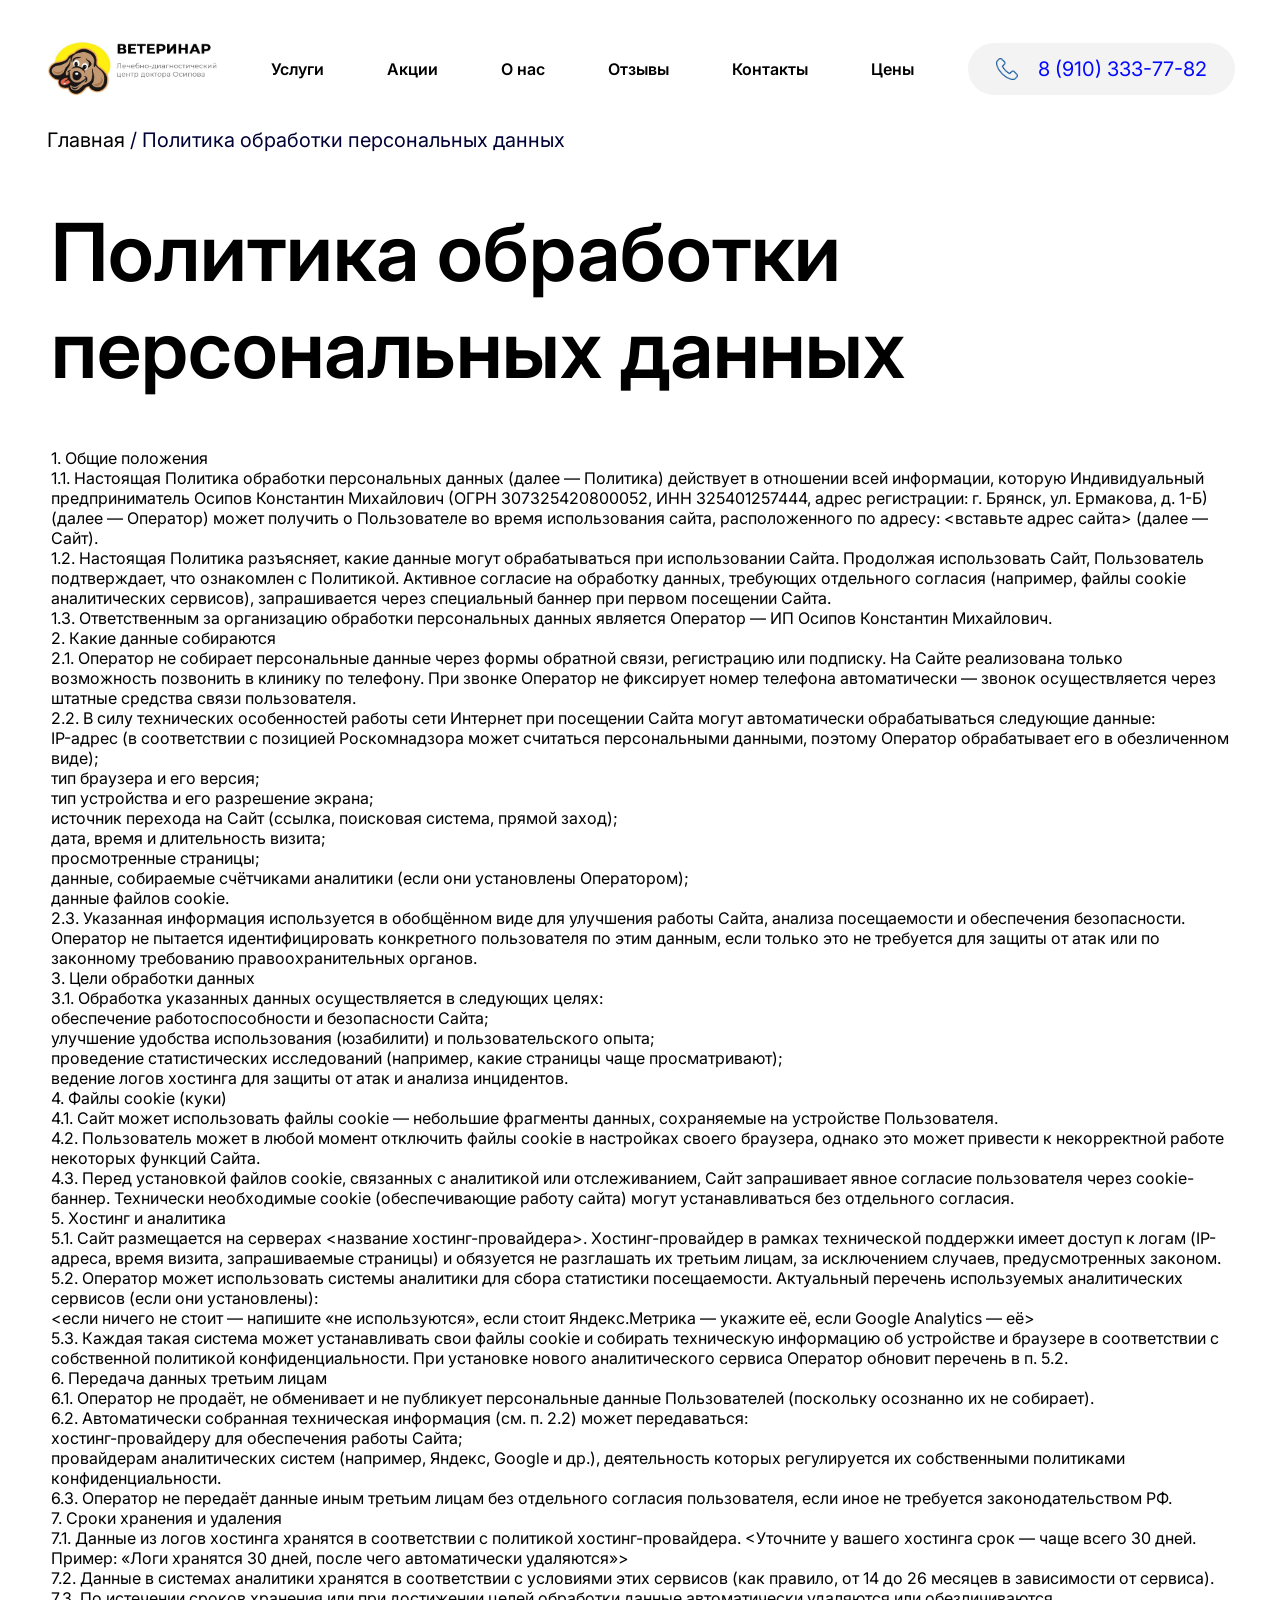
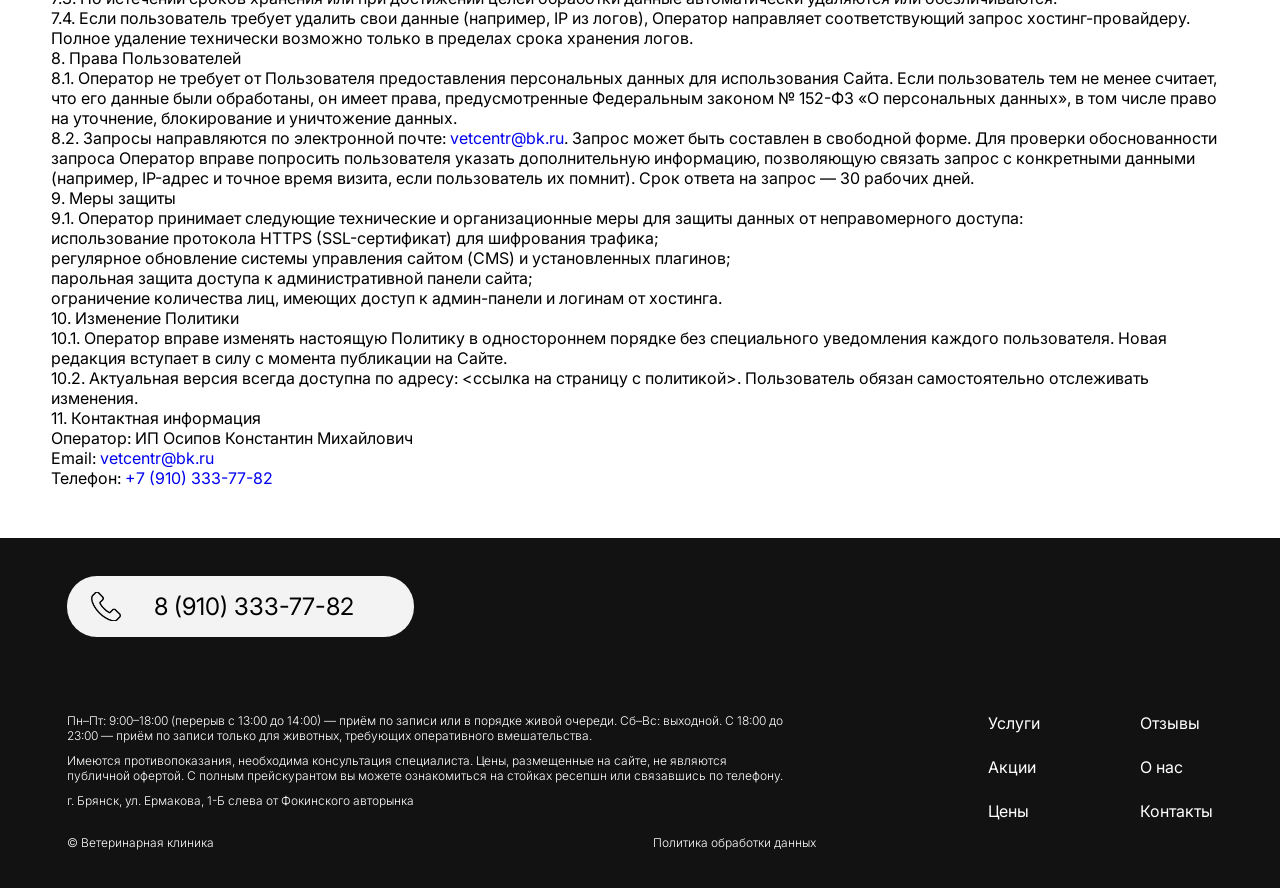
<file: policy.html>
<!DOCTYPE html>
<html lang="en">
  <head>
    <meta charset="UTF-8" />
    <meta name="viewport" content="width=device-width, initial-scale=1.0" />
    <title>Ветеринар - Политика обработки персональных данных</title>
    <link rel="stylesheet" href="styles/reset.css" />
    <link rel="stylesheet" href="styles/style.css" />
    <link rel="stylesheet" href="styles/slider.css" />
    <link rel="stylesheet" href="styles/burger.css" />
    <link rel="preconnect" href="https://fonts.googleapis.com" />
    <link rel="preconnect" href="https://fonts.gstatic.com" crossorigin />
    <link
      href="https://fonts.googleapis.com/css2?family=Inter:ital,opsz,wght@0,14..32,100..900;1,14..32,100..900&display=swap"
      rel="stylesheet"
    />
  </head>
  <body>
    <header>
      <a href="index.html" title="Ветеринар">
        <img
          class="header__logo"
          src="images/logo.png"
          alt="Логотип"
        />
      </a>
      <div class="header__links">
        <a href="index.html#uslugi" class="header__link">Услуги</a>
        <a href="index.html#akcii" class="header__link">Акции</a>
        <a href="index.html#onas" class="header__link">О нас</a>
        <a href="index.html#otzivi" class="header__link">Отзывы</a>
        <a href="index.html#kontakti" class="header__link">Контакты</a>
        <a href="services.html" class="header__link">Цены</a>
      </div>
      <a href="tel:8 (910) 333-77-82" class="header__phone">
        <svg
          width="22"
          height="22"
          viewBox="0 0 22 22"
          fill="none"
          xmlns="http://www.w3.org/2000/svg"
          xmlns:xlink="http://www.w3.org/1999/xlink"
        >
          <rect width="22" height="22" fill="url(#pattern0_2236_945)" />
          <defs>
            <pattern
              id="pattern0_2236_945"
              patternContentUnits="objectBoundingBox"
              width="1"
              height="1"
            >
              <use
                xlink:href="#image0_2236_945"
                transform="scale(0.00444444)"
              />
            </pattern>
            <image
              id="image0_2236_945"
              width="225"
              height="225"
              preserveAspectRatio="none"
              xlink:href="[data-uri]"
            />
          </defs>
        </svg>
        8 (910) 333-77-82
      </a>

      <button class="burger-btn" aria-label="Меню" aria-expanded="false">
        <span></span>
        <span></span>
        <span></span>
      </button>
    </header>
    <div class="menu-overlay"></div>

    <!-- Мобильное меню (выдвижное) -->
    <div class="mobile-menu">
      <a class="header__link" href="index.html#uslugi">Услуги</a>
      <a class="header__link" href="index.html#akcii">Акции</a>
      <a class="header__link" href="index.html#onas">О нас</a>
      <a class="header__link" href="index.html#otzivi">Отзывы</a>
      <a class="header__link" href="index.html#kontakti">Контакты</a>
      <a href="services.html" class="header__link">Цены</a>
      <a class="header__link" href="tel:8 (910) 333-77-82">8 (910) 333-77-82</a>
    </div>
    <section class="section-3">
      <div class="breadcrumbs">
        <a href="index.html">Главная</a> / Политика обработки персональных данных
      </div>
      <div class="container">
        <h2 class="title-2">Политика обработки персональных данных</h2>
        <div class="policy__text">
<h1>1. Общие положения</h1>
<p>1.1. Настоящая Политика обработки персональных данных (далее — Политика) действует в отношении всей информации, которую Индивидуальный предприниматель Осипов Константин Михайлович (ОГРН 307325420800052, ИНН 325401257444, адрес регистрации: г. Брянск, ул. Ермакова, д. 1-Б) (далее — Оператор) может получить о Пользователе во время использования сайта, расположенного по адресу: &lt;вставьте адрес сайта&gt; (далее — Сайт).</p>
<p>1.2. Настоящая Политика разъясняет, какие данные могут обрабатываться при использовании Сайта. Продолжая использовать Сайт, Пользователь подтверждает, что ознакомлен с Политикой. Активное согласие на обработку данных, требующих отдельного согласия (например, файлы cookie аналитических сервисов), запрашивается через специальный баннер при первом посещении Сайта.</p>
<p>1.3. Ответственным за организацию обработки персональных данных является Оператор — ИП Осипов Константин Михайлович.</p>

<h2>2. Какие данные собираются</h2>
<p>2.1. Оператор не собирает персональные данные через формы обратной связи, регистрацию или подписку. На Сайте реализована только возможность позвонить в клинику по телефону. При звонке Оператор не фиксирует номер телефона автоматически — звонок осуществляется через штатные средства связи пользователя.</p>
<p>2.2. В силу технических особенностей работы сети Интернет при посещении Сайта могут автоматически обрабатываться следующие данные:</p>
<ul>
<li>IP-адрес (в соответствии с позицией Роскомнадзора может считаться персональными данными, поэтому Оператор обрабатывает его в обезличенном виде);</li>
<li>тип браузера и его версия;</li>
<li>тип устройства и его разрешение экрана;</li>
<li>источник перехода на Сайт (ссылка, поисковая система, прямой заход);</li>
<li>дата, время и длительность визита;</li>
<li>просмотренные страницы;</li>
<li>данные, собираемые счётчиками аналитики (если они установлены Оператором);</li>
<li>данные файлов cookie.</li>
</ul>
<p>2.3. Указанная информация используется в обобщённом виде для улучшения работы Сайта, анализа посещаемости и обеспечения безопасности. Оператор не пытается идентифицировать конкретного пользователя по этим данным, если только это не требуется для защиты от атак или по законному требованию правоохранительных органов.</p>

<h3>3. Цели обработки данных</h3>
<p>3.1. Обработка указанных данных осуществляется в следующих целях:</p>
<ul>
<li>обеспечение работоспособности и безопасности Сайта;</li>
<li>улучшение удобства использования (юзабилити) и пользовательского опыта;</li>
<li>проведение статистических исследований (например, какие страницы чаще просматривают);</li>
<li>ведение логов хостинга для защиты от атак и анализа инцидентов.</li>
</ul>

<h4>4. Файлы cookie (куки)</h4>
<p>4.1. Сайт может использовать файлы cookie — небольшие фрагменты данных, сохраняемые на устройстве Пользователя.</p>
<p>4.2. Пользователь может в любой момент отключить файлы cookie в настройках своего браузера, однако это может привести к некорректной работе некоторых функций Сайта.</p>
<p>4.3. Перед установкой файлов cookie, связанных с аналитикой или отслеживанием, Сайт запрашивает явное согласие пользователя через cookie-баннер. Технически необходимые cookie (обеспечивающие работу сайта) могут устанавливаться без отдельного согласия.</p>

<h5>5. Хостинг и аналитика</h5>
<p>5.1. Сайт размещается на серверах &lt;название хостинг-провайдера&gt;. Хостинг-провайдер в рамках технической поддержки имеет доступ к логам (IP-адреса, время визита, запрашиваемые страницы) и обязуется не разглашать их третьим лицам, за исключением случаев, предусмотренных законом.</p>
<p>5.2. Оператор может использовать системы аналитики для сбора статистики посещаемости. Актуальный перечень используемых аналитических сервисов (если они установлены):<br>
&lt;если ничего не стоит — напишите «не используются», если стоит Яндекс.Метрика — укажите её, если Google Analytics — её&gt;</p>
<p>5.3. Каждая такая система может устанавливать свои файлы cookie и собирать техническую информацию об устройстве и браузере в соответствии с собственной политикой конфиденциальности. При установке нового аналитического сервиса Оператор обновит перечень в п. 5.2.</p>

<h6>6. Передача данных третьим лицам</h6>
<p>6.1. Оператор не продаёт, не обменивает и не публикует персональные данные Пользователей (поскольку осознанно их не собирает).<br>
6.2. Автоматически собранная техническая информация (см. п. 2.2) может передаваться:</p>
<ul>
<li>хостинг-провайдеру для обеспечения работы Сайта;</li>
<li>провайдерам аналитических систем (например, Яндекс, Google и др.), деятельность которых регулируется их собственными политиками конфиденциальности.</li>
</ul>
<p>6.3. Оператор не передаёт данные иным третьим лицам без отдельного согласия пользователя, если иное не требуется законодательством РФ.</p>

<h2>7. Сроки хранения и удаления</h2>
<p>7.1. Данные из логов хостинга хранятся в соответствии с политикой хостинг-провайдера. &lt;Уточните у вашего хостинга срок — чаще всего 30 дней. Пример: «Логи хранятся 30 дней, после чего автоматически удаляются»&gt;</p>
<p>7.2. Данные в системах аналитики хранятся в соответствии с условиями этих сервисов (как правило, от 14 до 26 месяцев в зависимости от сервиса).</p>
<p>7.3. По истечении сроков хранения или при достижении целей обработки данные автоматически удаляются или обезличиваются.</p>
<p>7.4. Если пользователь требует удалить свои данные (например, IP из логов), Оператор направляет соответствующий запрос хостинг-провайдеру. Полное удаление технически возможно только в пределах срока хранения логов.</p>

<h2>8. Права Пользователей</h2>
<p>8.1. Оператор не требует от Пользователя предоставления персональных данных для использования Сайта. Если пользователь тем не менее считает, что его данные были обработаны, он имеет права, предусмотренные Федеральным законом № 152-ФЗ «О персональных данных», в том числе право на уточнение, блокирование и уничтожение данных.</p>
<p>8.2. Запросы направляются по электронной почте: <a href="mailto:vetcentr@bk.ru">vetcentr@bk.ru</a>. Запрос может быть составлен в свободной форме. Для проверки обоснованности запроса Оператор вправе попросить пользователя указать дополнительную информацию, позволяющую связать запрос с конкретными данными (например, IP-адрес и точное время визита, если пользователь их помнит). Срок ответа на запрос — 30 рабочих дней.</p>

<h2>9. Меры защиты</h2>
<p>9.1. Оператор принимает следующие технические и организационные меры для защиты данных от неправомерного доступа:</p>
<ul>
<li>использование протокола HTTPS (SSL-сертификат) для шифрования трафика;</li>
<li>регулярное обновление системы управления сайтом (CMS) и установленных плагинов;</li>
<li>парольная защита доступа к административной панели сайта;</li>
<li>ограничение количества лиц, имеющих доступ к админ-панели и логинам от хостинга.</li>
</ul>

<h2>10. Изменение Политики</h2>
<p>10.1. Оператор вправе изменять настоящую Политику в одностороннем порядке без специального уведомления каждого пользователя. Новая редакция вступает в силу с момента публикации на Сайте.</p>
<p>10.2. Актуальная версия всегда доступна по адресу: &lt;ссылка на страницу с политикой&gt;. Пользователь обязан самостоятельно отслеживать изменения.</p>

<h2>11. Контактная информация</h2>
<p>Оператор: ИП Осипов Константин Михайлович<br>
Email: <a href="mailto:vetcentr@bk.ru">vetcentr@bk.ru</a><br>
Телефон: <a href="tel:+79103337782">+7 (910) 333-77-82</a></p>
        </div>
         </div>
    </section>
    <footer>
      <a href="tel: 8 (910) 333-77-82" class="footer__phone">
        <svg
          width="30"
          height="29"
          viewBox="0 0 30 29"
          fill="none"
          xmlns="http://www.w3.org/2000/svg"
          xmlns:xlink="http://www.w3.org/1999/xlink"
        >
          <rect width="30" height="29" fill="url(#pattern0_2236_947)" />
          <defs>
            <pattern
              id="pattern0_2236_947"
              patternContentUnits="objectBoundingBox"
              width="1"
              height="1"
            >
              <use
                xlink:href="#image0_2236_947"
                transform="matrix(0.00444444 0 0 0.0045977 0 -0.0172414)"
              />
            </pattern>
            <image
              id="image0_2236_947"
              width="225"
              height="225"
              preserveAspectRatio="none"
              xlink:href="[data-uri]"
            />
          </defs>
        </svg>
        8 (910) 333-77-82
      </a>
      <div class="footer__wrapper">
        <div class="footer__text">
          <p>
Пн–Пт: 9:00–18:00 (перерыв с 13:00 до 14:00) — приём по записи или в порядке живой очереди.  
Сб–Вс: выходной.  
С 18:00 до 23:00 — приём по записи только для животных, требующих оперативного вмешательства.
          </p>
          <p>
            Имеются противопоказания, необходима консультация специалиста. Цены,
            размещенные на сайте, не являются публичной офертой. С полным
            прейскурантом вы можете ознакомиться на стойках ресепшн или
            связавшись по телефону.
          </p>
          <p>г. Брянск, ул. Ермакова, 1-Б слева от Фокинского авторынка</p>
        </div>
        <div class="footer__links">
          <a href="index.html#uslugi" class="footer__link">Услуги</a>
          <a href="index.html#otzivi" class="footer__link">Отзывы</a>
          <a href="index.html#akcii" class="footer__link">Акции</a>
          <a href="index.html#onas" class="footer__link">О нас</a>
          <a href="services.html" class="footer__link">Цены</a>
          <a href="index.html#kontakti" class="footer__link">Контакты</a>
        </div>
      </div>
      <div class="footer__end">
        <p>© Ветеринарная клиника </p>
        <a href="#">Политика обработки данных</a>
      </div>
    </footer>
    <script src="js/script.js"></script>
    <script src="js/burger.js"></script>
  </body>
  <style>
    body{
      background-color: white;
    }

    .policy__text{
      margin-bottom: 50px;
      font-family: Inter;
    }
    </style>
</html>
</file>
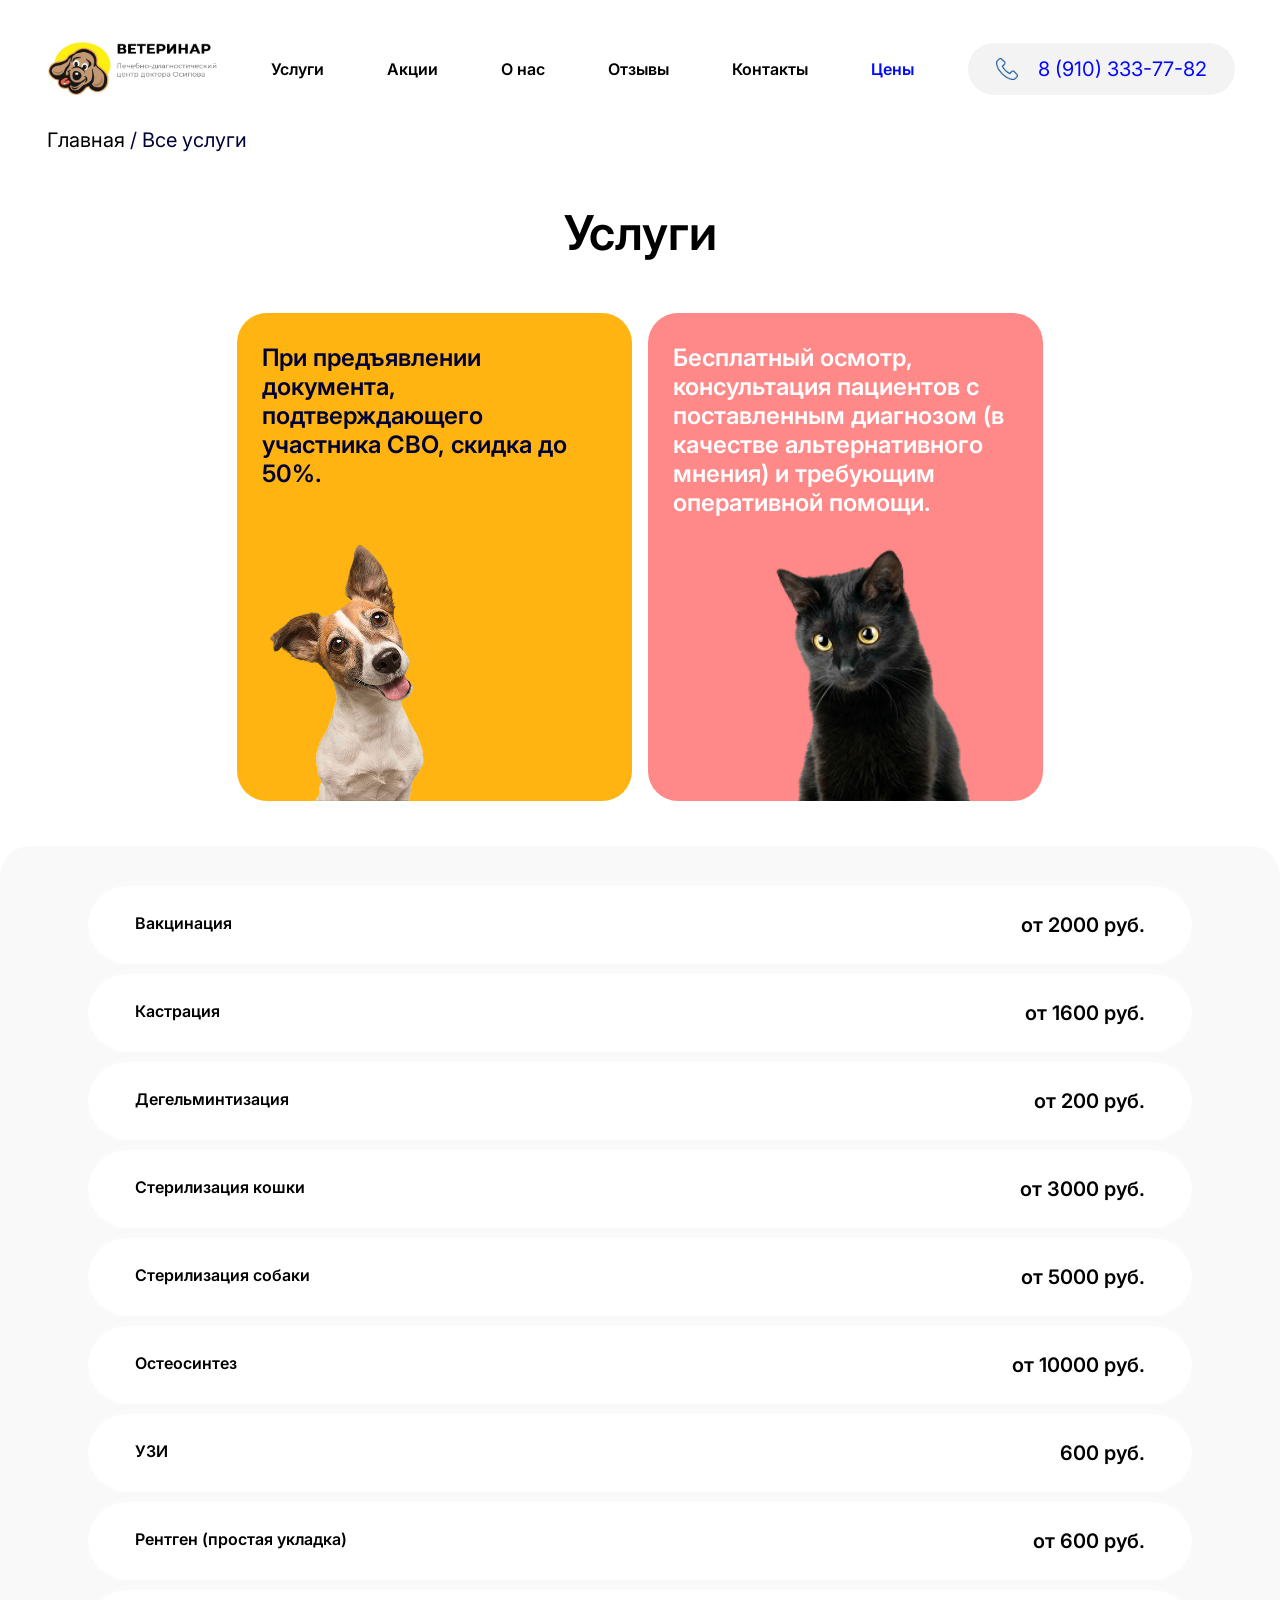
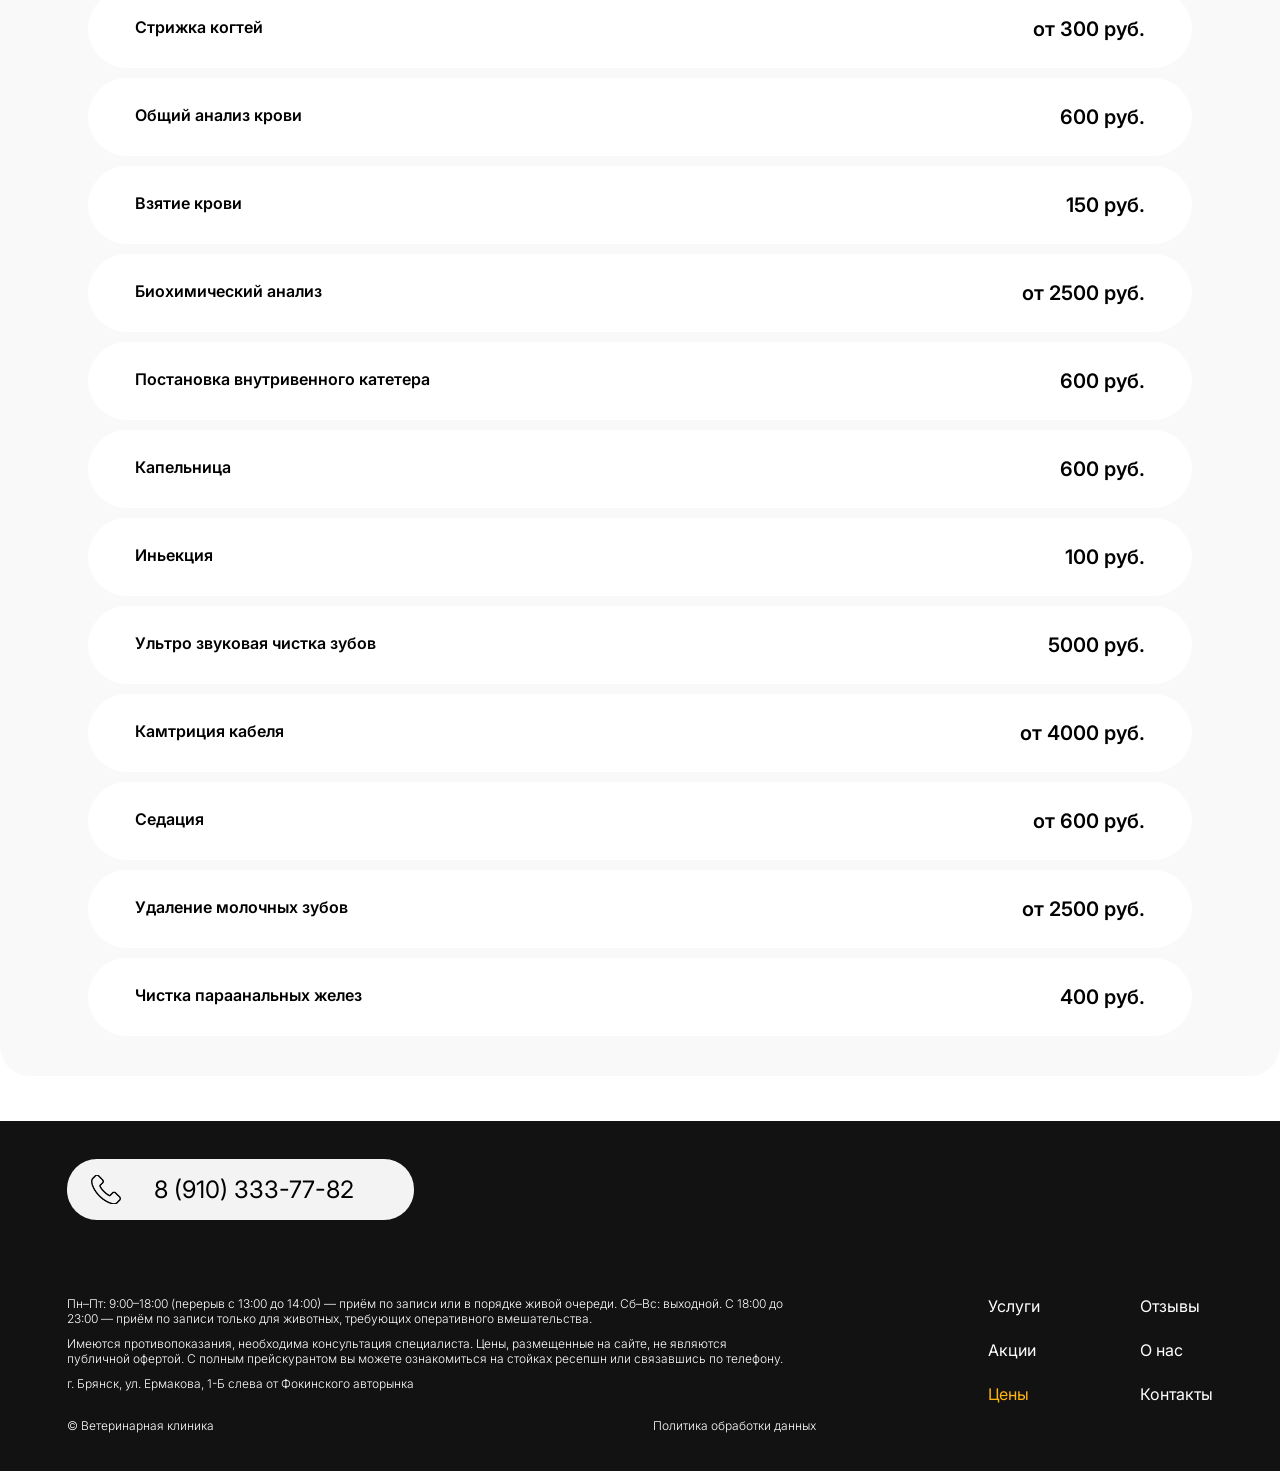
<file: services.html>
<!DOCTYPE html>
<html lang="en">
  <head>
    <meta charset="UTF-8" />
    <meta name="viewport" content="width=device-width, initial-scale=1.0" />
    <title>Ветеринар - Услуги</title>
    <link rel="stylesheet" href="styles/reset.css" />
    <link rel="stylesheet" href="styles/style.css" />
    <link rel="stylesheet" href="styles/slider.css" />
    <link rel="stylesheet" href="styles/burger.css" />
    <link rel="preconnect" href="https://fonts.googleapis.com" />
    <link rel="preconnect" href="https://fonts.gstatic.com" crossorigin />
    <link
      href="https://fonts.googleapis.com/css2?family=Inter:ital,opsz,wght@0,14..32,100..900;1,14..32,100..900&display=swap"
      rel="stylesheet"
    />
  </head>
  <body>
    <header>
      <a href="index.html" title="Ветеринар">
      <img
        class="header__logo"
        src="images/logo.png"
        alt="Логотип"
      />
      </a>
      <div class="header__links">
        <a href="index.html#uslugi" class="header__link">Услуги</a>
        <a href="index.html#akcii" class="header__link">Акции</a>
        <a href="index.html#onas" class="header__link">О нас</a>
        <a href="index.html#otzivi" class="header__link">Отзывы</a>
        <a href="index.html#kontakti" class="header__link">Контакты</a>
        <a style="color: #0207ff; pointer-events: none;" href="services.html" class="header__link">Цены</a>
      </div>
      <a href="tel:8 (910) 333-77-82" class="header__phone">
        <svg
          width="22"
          height="22"
          viewBox="0 0 22 22"
          fill="none"
          xmlns="http://www.w3.org/2000/svg"
          xmlns:xlink="http://www.w3.org/1999/xlink"
        >
          <rect width="22" height="22" fill="url(#pattern0_2236_945)" />
          <defs>
            <pattern
              id="pattern0_2236_945"
              patternContentUnits="objectBoundingBox"
              width="1"
              height="1"
            >
              <use
                xlink:href="#image0_2236_945"
                transform="scale(0.00444444)"
              />
            </pattern>
            <image
              id="image0_2236_945"
              width="225"
              height="225"
              preserveAspectRatio="none"
              xlink:href="[data-uri]"
            />
          </defs>
        </svg>
        8 (910) 333-77-82
      </a>

      <button class="burger-btn" aria-label="Меню" aria-expanded="false">
        <span></span>
        <span></span>
        <span></span>
      </button>
    </header>
    <div class="menu-overlay"></div>

    <!-- Мобильное меню (выдвижное) -->
    <div class="mobile-menu">
      <a class="header__link" href="index.html#uslugi">Услуги</a>
      <a class="header__link" href="index.html#akcii">Акции</a>
      <a class="header__link" href="index.html#onas">О нас</a>
      <a class="header__link" href="index.html#otzivi">Отзывы</a>
      <a class="header__link" href="index.html#kontakti">Контакты</a>
      <a style="color: #0207ff; pointer-events: none;" href="services.html" class="header__link">Цены</a>
      <a class="header__link" href="tel:8 (910) 333-77-82">8 (910) 333-77-82</a>
    </div>
    <section class="section-3">
      <div class="breadcrumbs">
        <a href="index.html">Главная</a> / Все услуги
      </div>
      <div class="container">
        <h2 class="title-2">Услуги</h2>
        <div class="stocks__wrapper">
          <a href="#" class="stock">
            <div class="stock__name">
              При предъявлении документа, подтверждающего участника СВО, скидка до 50%.
            </div>
            <img style="max-width: 178px"
              class="stock__img"
              src="images/stock-img-1.png"
              alt="Акция"
              title="
                При предъявлении документа, подтверждающего участника СВО, скидка до 50%."
            />
          </a>
          <a href="#" class="stock stock--pink">
            <div class="stock__name">
              Бесплатный осмотр, консультация пациентов с поставленным диагнозом (в качестве альтернативного мнения) и требующим оперативной помощи.
            </div>
            <img
              class="stock__img"
              src="images/stock-img-2.png"
              alt="Акция"
              title="Бесплатный осмотр, консультация пациентов с поставленным диагнозом (в качестве альтернативного мнения) и требующим оперативной помощи."
            />
          </a>
          <!--<a href="#" class="stock stock--blue">
            <div class="stock__name">
              
            </div>
            <img
              class="stock__img"
              src="images/stock-img-3.png"
              alt="Акция"
              title=""
            />
          </a>-->
        </div>
      </div>
    </section>
    <section class="section-3">
      <div class="container-2">
        <div class="container-2__item">
          <p>Вакцинация</p>
          <p>от&nbsp;2000&nbsp;руб.</p>
        </div>
        <div class="container-2__item">
          <p>
            Кастрация
          </p>
          <p>от&nbsp;1600&nbsp;руб.</p>
        </div>
        <div class="container-2__item">
          <p>
            Дегельминтизация
          </p>
          <p>от&nbsp;200&nbsp;руб.</p>
        </div>
        <div class="container-2__item">
          <p>
            Стерилизация кошки
          </p>
          <p>от&nbsp;3000&nbsp;руб.</p>
        </div>
        <div class="container-2__item">
          <p>Стерилизация собаки</p>
          <p>от&nbsp;5000&nbsp;руб.</p>
        </div>
        <div class="container-2__item">
          <p>Остеосинтез</p>
          <p>от&nbsp;10000&nbsp;руб.</p>
        </div>
        <!--<h2 class="container-2__title">Терапия</h2>-->
        <div class="container-2__item">
          <p>УЗИ</p>
          <p>600&nbsp;руб.</p>
        </div>
        <div class="container-2__item">
          <p>Рентген (простая укладка)</p>
          <p>от&nbsp;600&nbsp;руб.</p>
        </div>
        <div class="container-2__item">
          <p>Стрижка когтей</p>
          <p>от&nbsp;300&nbsp;руб.</p>
        </div>
        <div class="container-2__item">
          <p>Общий анализ крови</p>
          <p>600&nbsp;руб.</p>
        </div>
        <div class="container-2__item">
          <p>Взятие крови</p>
          <p>150&nbsp;руб.</p>
        </div>
        <div class="container-2__item">
          <p>Биохимический анализ</p>
          <p>от&nbsp;2500&nbsp;руб.</p>
        </div>
        <div class="container-2__item">
          <p>Постановка внутривенного катетера</p>
          <p>600&nbsp;руб.</p>
        </div>
        <div class="container-2__item">
          <p>Капельница</p>
          <p>600&nbsp;руб.</p>
        </div>
        <div class="container-2__item">
          <p>Иньекция</p>
          <p>100&nbsp;руб.</p>
        </div>
        <div class="container-2__item">
          <p>Ультро звуковая чистка зубов</p>
          <p>5000&nbsp;руб.</p>
        </div>
        <div class="container-2__item">
          <p>Камтриция кабеля</p>
          <p>от&nbsp;4000&nbsp;руб.</p>
        </div>
        <div class="container-2__item">
          <p>Седация</p>
          <p>от&nbsp;600&nbsp;руб.</p>
        </div>
        <div class="container-2__item">
          <p>Удаление молочных зубов</p>
          <p>от&nbsp;2500&nbsp;руб.</p>
        </div>
        <div class="container-2__item">
          <p>Чистка параанальных желез</p>
          <p>400&nbsp;руб.</p>
        </div>
      </div>
    </section>
    <footer>
      <a href="tel: 8 (910) 333-77-82" class="footer__phone">
        <svg
          width="30"
          height="29"
          viewBox="0 0 30 29"
          fill="none"
          xmlns="http://www.w3.org/2000/svg"
          xmlns:xlink="http://www.w3.org/1999/xlink"
        >
          <rect width="30" height="29" fill="url(#pattern0_2236_947)" />
          <defs>
            <pattern
              id="pattern0_2236_947"
              patternContentUnits="objectBoundingBox"
              width="1"
              height="1"
            >
              <use
                xlink:href="#image0_2236_947"
                transform="matrix(0.00444444 0 0 0.0045977 0 -0.0172414)"
              />
            </pattern>
            <image
              id="image0_2236_947"
              width="225"
              height="225"
              preserveAspectRatio="none"
              xlink:href="[data-uri]"
            />
          </defs>
        </svg>
        8 (910) 333-77-82
      </a>
      <div class="footer__wrapper">
        <div class="footer__text">
          <p>
Пн–Пт: 9:00–18:00 (перерыв с 13:00 до 14:00) — приём по записи или в порядке живой очереди.  
Сб–Вс: выходной.  
С 18:00 до 23:00 — приём по записи только для животных, требующих оперативного вмешательства.
          </p>
          <p>
            Имеются противопоказания, необходима консультация специалиста. Цены,
            размещенные на сайте, не являются публичной офертой. С полным
            прейскурантом вы можете ознакомиться на стойках ресепшн или
            связавшись по телефону.
          </p>
          <p>г. Брянск, ул. Ермакова, 1-Б слева от Фокинского авторынка</p>
        </div>
        <div class="footer__links">
          <a href="index.html#uslugi" class="footer__link">Услуги</a>
          <a href="index.html#otzivi" class="footer__link">Отзывы</a>
          <a href="index.html#akcii" class="footer__link">Акции</a>
          <a href="index.html#onas" class="footer__link">О нас</a>
          <a style="color: #ffb411; pointer-events: none;" href="services.html" class="footer__link">Цены</a>
          <a href="index.html#kontakti" class="footer__link">Контакты</a>
        </div>
      </div>
      <div class="footer__end">
        <p>© Ветеринарная клиника </p>
        <a href="policy.html">Политика обработки данных</a>
      </div>
    </footer>
    <script src="js/script.js"></script>
    <script src="js/burger.js"></script>
  </body>
  <style>
    body {
      background-color: #ffffff;
    }

    .section-3 {
      margin-bottom: 45px;
    }

    .container-2 {
      border-radius: 30px;
      background-color: #f9f9f9;
      padding: 40px 88px;
      display: flex;
      flex-direction: column;
      gap: 10px;
    }

    .container-2__item {
      border-radius: 50px;
      background-color: #ffffff;
      padding: 27px 47px;
      display: flex;
      justify-content: space-between;

      font-family: Inter;
      font-weight: 600;
      font-size: 16px;
    }

    .container-2__item p:last-child {
      font-size: 20px;
    }

    .container-2__title {
      font-family: Inter;
      font-weight: 700;
      font-size: 32px;
      margin-top: 52px;
      margin-bottom: 13px;
    }

    .title-2 {
      text-align: center;
      font-size: 48px;
    }

    .stocks__wrapper {
      justify-content: center;
    }

    .stock {
      pointer-events: none;
    }

    @media (max-width: 1100px) {
      .container-2 {
        padding: 27px 13px;
      }

      .container-2__item {
        font-family: Inter;
        font-weight: 600;
        font-size: 12px;
      }

      .container-2__item p:last-child{
        font-size: 12px;
      }
    }

    @media (max-width: 800px){
      .container-2__item{
        padding: 13px 8px;
      }

      .container-2__item p:first-child{
        max-width: 300px;
      }

    }

    @media (max-width: 400px){
      .container-2__item p:first-child{
        max-width: 200px;
      }

      .title-2{
        text-align: start;
      }
    }
  </style>
</html>
</file>
<file: styles/style.css>
html {
  scroll-behavior: smooth;
}

.section-1 {
  margin-bottom: 230px;
}

.section-2 {
  background-color: #ffffff;
  border-radius: 30px;
  margin: 0 10px;
}

.breadcrumbs {
  font-family: Inter;
  font-weight: 400;
  font-size: 20px;
  color: #000135;
  margin-left: 47px;

  a{
    color: #000000;
    transition: all 0.3s ease-in-out;
  }

  a:hover{
    text-decoration: underline;
    color:#0066ff;
  }
}

.container {
  padding: 0 51px;
}

header {
  padding: 31px 35px 28px 35px;
  display: flex;
  align-items: center;
  justify-content: space-between;
  background-color: white;
  margin: 7px 10px 0 10px;
  border-radius: 30px 30px 0 0;
}

.header__logo {
  height: 62px;
}

.header__phone {
  display: flex;
  align-items: center;
  gap: 20px;
  color: #0207ff;
  text-decoration: none;
  background-color: #f3f3f3;
  padding: 14px 28px 14px 28px;
  border-radius: 30px;
  font-family: Inter;
  font-weight: 400;
  font-size: 20px;
  transition: all 0.3s ease-in-out;
}

.header__phone svg {
  transition: all 0.3s ease-in-out;
}

.header__phone:hover {
  color: #f3f3f3;
  background-color: #0207ff;
}

.header__phone:hover svg {
  filter: brightness(0) saturate(100%) invert(100%) sepia(0%) saturate(0%)
    hue-rotate(0deg) brightness(100%) contrast(100%);
}

.header__link {
  font-family: Inter;
  font-weight: 600;
  font-style: Semi Bold;
  font-size: 20px;
  line-height: 100%;
  letter-spacing: 0%;
  color: black;
  text-decoration: none;
  transition: all 0.2s ease-in-out;
}

.header__link:hover {
  color: #0207ff;
  transform: scale(1.07);
}

.header__links {
  display: flex;
  gap: 100px;
}

body {
  background-color: #000135;
}

.hero {
  background-color: white;
  margin: 0 10px 0 10px;
  text-align: center;
  background-image: url(../images/title.png);
  background-repeat: no-repeat;
  background-position: top;
  background-size: 91%;
  border-radius: 0 0 30px 30px;
}

.hero__img {
  margin-top: 82px;
  max-height: 788px;
  max-width: 810px;
}

.hero__buttons {
  display: flex;
  justify-content: space-between;
  padding: 0 80px 50px 80px;
  margin-top: -210px;
  position: relative;
  z-index: 2;
  gap: 8px;
}

.hero__buttons--mobile{
  display: none;
}

.btn-1__text {
  font-family: Inter;
  font-weight: 600;
  font-size: 24px;
  text-align: start;
}

.btn-1 {
  border-radius: 50px;
  background-color: #ffe311;
  padding: 22px 0px;
  display: block;
  font-family: Inter;
  font-weight: 600;
  font-size: 24px;
  color: black;
  max-width: 371px;
  width: 371px;
  display: flex;
  justify-content: center;
  align-items: center;
  transition: all 0.3s ease-in-out;
}

.btn-1:hover {
  color: #f4f4f4;
  background-color: #0207ff;
}

.btn-1--small {
  width: 252px;
  padding: 14px 0px;
  font-size: 20px;
}

.btn-1--blue {
  color: #f4f4f4;
  background-color: #0207ff;
}

.btn-1--blue:hover {
  background-color: #ffe311;
  color: black;
}

.hero__buttons-left {
  gap: 27px;
  display: flex;
  flex-direction: column;
}

.hero__buttons-right {
  gap: 27px;
  display: flex;
  flex-direction: column;
  justify-content: end;
}

.title {
  color: #f5f5f5;
  font-family: Inter;
  font-weight: 600;
  font-size: 80px;
  margin-bottom: 51px;
  margin-top: 51px;
}

.title-2 {
  color: #000000;
  font-family: Inter;
  font-weight: 600;
  font-size: 80px;
  margin-bottom: 51px;
  padding-top: 51px;
}

.operations {
  display: grid;
  grid-template-rows: repeat(2, 1fr);
  grid-template-columns: repeat(3, 1fr);
  gap: 10px;
  margin: 0 264px;
}

.btn--mobile svg {
  display: none;
}

.operation {
  border-radius: 30px;
  background-color: #ffffff;
  padding: 25px;
  display: flex;
  flex-direction: column;
  justify-content: space-between;
  transition: all 0.3s ease-in-out;
}

.operation__title {
  font-family: Inter;
  font-weight: 600;
  font-size: 32px;
  display: flex;
  justify-content: space-between;
  align-items: start;
  margin-bottom: 26px;
  color: black;
}

.operation__subtitle {
  color: #000000a8;
  font-family: Inter;
  font-weight: 400;
  font-size: 15px;
  margin-bottom: 52px;
  max-width: 303px;
}

.operation:hover {
  transform: scale(1.03);
}

.stocks {
  margin: 0 305px;
  display: flex;
  flex-direction: column;
  gap: 107px;
  padding-bottom: 167px;
}

.stocks__wrapper {
  display: flex;
  gap: 16px;
}

.stock {
  background-color: #ffb411;
  border-radius: 30px;
  text-align: start;
  padding: 30px 25px 0 25px;
  transition: all 0.3s ease-in-out;
  overflow: hidden;
  max-width: 395px;
  
  display: flex;
  flex-direction: column;
  justify-content: space-between;
  min-width: 320px;
}

.stock:hover {
  transform: scale(1.05);
}

.stock__name {
  color: #000135;
  font-family: Inter;
  font-weight: 600;
  font-size: 24px;
  margin-bottom: 15px;
}

.stock__img {
  object-fit: cover;
  max-height: 269px;
}

.stock--blue {
  background-color: #114ee9;
  .stock__name {
    color: #f5f5f5;
  }
}

.stock--pink {
  background-color: #ff8989;
  .stock__name {
    color: #ffffff;
  }
}

.about {
  margin: 0 160px;
}

.raiting {
  margin-bottom: 99px;
}

.raiting__text {
  color: #f5f5f5;
  font-family: Inter;
  font-weight: 400;
  font-size: 20px;
  margin-bottom: 18px;
}

.yand {
  background-color: #ffffff;
  padding: 5px 18px;
  display: flex;
  gap: 19px;
  align-items: center;
  color: #000135;
  font-family: Inter;
  font-weight: 500;
  font-size: 24px;
  border-radius: 20px;
  max-width: 346px;
  position: relative;
  transition: all 0.3s ease-in-out;
  margin-bottom: 36px;
}

.yand:hover {
  transform: scale(1.05);
}

.yand__number {
  position: absolute;
  bottom: 10px;
  right: 18px;
}

.revews__text {
  font-family: Inter;
  font-weight: 400;
  font-size: 24px;
  color: #f5f5f5;
  max-width: 753px;
}

.about__content {
  display: flex;
  justify-content: space-between;
}

.about__link {
  background-color: #0066ff;
  border-radius: 30px;
  height: 473px;
  max-width: 602px;
  position: relative;

  color: #ffffff;
  font-family: Inter;
  font-weight: 400;
  font-size: 13px;

  overflow: hidden;
}

.about__link--mobile {
  display: none;

  background-color: #0066ff;
  border-radius: 30px;
  height: 473px;
  max-width: 602px;
  position: relative;

  color: #ffffff;
  font-family: Inter;
  font-weight: 400;
  font-size: 13px;

  overflow: hidden;
}

.about__link:hover {
  .link__text-2 {
    text-decoration: underline;
  }
}

.about__img {
  transform: translateY(-19%);
}

.link__text-1 {
  position: absolute;
  top: 22px;
  left: 27px;
}

.link__text-2 {
  position: absolute;
  top: 22px;
  right: 27px;
  display: flex;
  gap: 10px;
  align-items: baseline;
}

.reviews__wrapper {
  margin: 0 324px;
  display: flex;
  gap: 12px;
}

.reviews {
  display: flex;
  flex-direction: column;
  align-items: center;
  gap: 50px;
  padding-bottom: 129px;
}

.review {
  background-color: #f3f3f3;
  border-radius: 30px;
  padding: 28px 28px 21px 28px;
  max-width: 395px;
}

.review__text {
  font-family: Inter;
  font-weight: 500;
  font-size: 16px;
  color: #000000;
  margin-bottom: 107px;
}

.review__reviewer {
  color: #114ee9;
  font-family: Inter;
  font-weight: 500;
  font-size: 24px;
}

.review__stars {
  margin-bottom: 43px;
}

.contacts {
  display: flex;
  justify-content: space-between;
}

.contacts__text {
  font-family: Inter;
  font-weight: 700;
  font-size: 40px;
  color: #ffffff;
  display: flex;
  flex-direction: column;
  gap: 80px;
  max-width: 765px;

  a {
    color: #ffffff;
    transition: all 0.3s ease-in-out;
  }

  a:hover {
    text-decoration: underline;
    color: gray;
  }
}

.contacts__map {
  border-radius: 30px;
  max-width: 936px;
  width: 100%;
}

footer {
  background-color: #121212;
  padding: 38px 67px;
}

.footer__phone {
  display: flex;
  align-items: center;
  gap: 33px;
  color: #000000;
  text-decoration: none;
  background-color: #f3f3f3;
  padding: 16px 24px;
  border-radius: 30px;
  font-family: Inter;
  font-weight: 400;
  font-size: 24px;
  max-width: 347px;
  margin-bottom: 76px;
}

.footer__text {
  font-family: Inter;
  font-weight: 300;
  font-size: 12px;
  color: #ffffff;
  display: grid;
  grid-template-columns: 1fr 1fr;
  /* row-gap: 11px; */
  /* column-gap: 66px; */
}

.footer__wrapper {
  display: flex;
  gap: 650px;
  margin-bottom: 14px;
}

.footer__links {
  display: grid;
  grid-template-columns: 1fr 1fr;
  row-gap: 24px;
  column-gap: 170px;
}

.footer__link {
  font-family: Inter;
  font-weight: 400;
  font-size: 16px;
  color: #ffffff;
  transition: all 0.3s ease-in-out;
}

.footer__link:hover {
  color: #ffb411;
}

.footer__end {
  font-family: Inter;
  font-weight: 300;
  font-size: 12px;
  color: #ffffff;
  display: flex;
  gap: 600px;
  a {
    color: #ffffff;
    transition: all 0.3s ease-in-out;
  }

  a:hover {
    color: #ffb411;
  }
}

@media (max-width: 1820px) {
  .operations {
    margin: 0;
  }

  .reviews__wrapper {
    margin: 0;
  }
}

@media (max-width: 1785px) {
  .revews__text {
    max-width: 450px;
    font-size: 16px;
  }
}

@media (max-width: 1480px) {
  .header__links {
    gap: 63px;
  }

  .header__link {
    font-size: 16px;
  }

  .stocks {
    margin: 0;
  }

  .about {
    margin: 0;
  }

  .reviews__wrapper {
    margin: 0;
  }

  .revews__text {
    max-width: 610px;
  }

  .contacts {
    margin-bottom: -105px;
  }

  .contacts__text {
    font-size: 24px;
    gap: 20px;
    justify-content: center;
  }

  .contacts__map {
    height: 480px;
  }

  .footer__text {
    display: flex;
    flex-direction: column;
    gap: 10px;
  }

  .footer__end {
    gap: 436px;
  }

  .footer__links {
    column-gap: 100px;
  }
}

@media (max-width: 1400px) {
  .operations {
    grid-template-columns: repeat(2, 1fr);
  }

  .footer__wrapper {
    gap: 200px;
  }
}

@media (max-width: 1320px) {
  .revews__text {
    max-width: 400px;
    font-size: 15px;
  }
}

@media (max-width: 1100px) {
  .about__link {
    display: none;
  }

  .about__link--mobile {
    display: block;
    margin-bottom: 40px;
  }

  .btn-1__text {
    font-size: 16px;
  }

  .hero__buttons {
    margin-top: -192px;
  }

  .stocks__wrapper {
    flex-direction: column;
    align-items: center;
  }

  .stocks {
    align-items: center;
    gap: 64px;
  }

  .reviews__wrapper {
    flex-direction: column;
  }

  .contacts {
    flex-direction: column;
    gap: 50px;
  }

  .contacts__map {
    height: 400px;
    margin-bottom: 100px;
  }

  .footer__end {
    gap: 50px;
  }
}

@media (max-width: 850px) {
  .operations {
    grid-template-columns: repeat(1, 1fr);
  }

  .btn--mobile {
    display: flex;
    gap: 21px;
  }
  .btn--mobile svg {
    width: 50px;
    display: block;
  }

  .btn--mobile .btn-1 {
    width: 74%;
  }

  .operation__title svg {
    display: none;
  }

  .footer__wrapper {
    gap: 50px;
  }

  footer {
    padding: 32px 21px;
  }

  .hero__buttons--desk{
    display: none;
  }

  .hero__buttons--mobile{
    display: block;
    width: 320px;

    .btn-1{
      margin-bottom: 8px;
    }
  }
}

@media (max-width: 700px) {
  .about__link--mobile {
    height: 100%;
    .about__img {
      transform: translateY(-0.1%);
    }
  }

  .link__text-1 {
    top: 22px;
    left: 14px;
    font-size: 10px;
  }

  .link__text-2 {
    top: 22px;
    right: 14px;
    font-size: 10px;
  }

  .title {
    font-size: 48px;
    margin-bottom: 39px;
    margin-top: 26px;
  }

  .title-2 {
    font-size: 48px;
    margin-bottom: 39px;
    margin-top: 26px;
  }

  .container {
    padding: 0 26px;
  }

  .section-1 {
    margin-bottom: 70px;
  }

  .raiting {
    margin-bottom: 24px;
  }

  .hero {
    background-size: 95%;
    background-position: inherit;
    height: 660px;
    display: flex;
    flex-direction: column;
    justify-content: space-between;
    background-origin: content-box;
    padding-left: 35px;
    padding-top: 20px;
    position: relative;
  }

  .hero__buttons {
    padding: 0;
    position: absolute;
    bottom: 0;
    margin-left: -17px;
    margin-bottom: 39px;
  }

  .header__logo {
    height: 53px;
  }

  .btn-1 {
    width: 100%;
    padding: 13px 74px;
    font-size: 13px;
  }

  .btn-1--blue {
    padding: 13px 26px;
  }

  .contacts__map {
    height: 225px;
  }

  .footer__wrapper {
    flex-direction: column;
    gap: 20px;
  }

  .footer__end {
    flex-direction: column;
    gap: 20px;
  }

  .footer__links {
    grid-template-columns: 1fr;
    margin-bottom: 20px;
  }

  .footer__phone {
    margin-bottom: 50px;
  }
}

@media (max-width: 600px) {
  .header__phone {
    display: none;
  }

  .hero {
    background-image: url(../images/title-mobile.png);
  }
}

@media (max-width: 400px) {
  .yand__number {
    right: 14px;
  }

  .yand {
    padding: 5px 14px;
    margin-bottom: 33px;
  }

  .hero {
  }
}
</file>
<file: styles/slider.css>
/* Фиксированный контейнер слайдера */
.hero-slider {
    position: relative;
    overflow: hidden;
    width: 100%;
    max-width: 100%;
    aspect-ratio: 16 / 9;
    background: transparent;
}

.hero-slides {
    position: relative;
    width: 100%;
    height: 100%;
}

/* Все слайды одинакового размера */
.hero-slide {
    position: absolute;
    top: 0;
    left: 0;
    width: 100%;
    height: 100%;
    object-fit: contain;
    background: transparent;
}

/* Активный слайд */
.hero-slide.active {
    position: relative;
}

/* Точки пагинации */
.slider-pagination {
    display: flex;
    justify-content: center;
    align-items: center;
    gap: 7px;
    margin-top: 20px;
}

.slider-dot {
    width: 10px;
    height: 10px;
    border-radius: 50%;
    background-color: #434343;
    cursor: pointer;
    transition: all 0.2s;
}

.slider-dot.active {
    background-color: #0207FF;
}

.slider-dot:hover {
    opacity: 0.8;
}

@media (max-width: 700px){
    .slider-pagination{
        display: none;
    }
}
</file>
<file: styles/burger.css>
.burger-btn {
    display: none;
    flex-direction: column;
    justify-content: space-between;
    width: 28px;
    height: 22px;
    background: transparent;
    border: none;
    cursor: pointer;
    padding: 0;
    z-index: 1001;
}

.burger-btn span {
    display: block;
    width: 100%;
    height: 3px;
    background-color: #000135;
    border-radius: 4px;
    transition: transform 0.25s ease, opacity 0.2s ease;
}

/* Мобильное меню: фиксированное, скрыто за правым краем */
.mobile-menu {
    position: fixed;
    top: 0;
    right: 0;
    width: 100%;
    height: 100%;
    background-color: #ffffff;
    z-index: 1000;
    transform: translateX(100%);
    transition: transform 0.3s cubic-bezier(0.2, 0.9, 0.4, 1.1);
    display: flex;
    flex-direction: column;
    padding: 5rem 2rem 2rem;
    gap: 1.5rem;
    overflow-y: auto;
}

.mobile-menu a:hover{
    transform: scale(1);
}

.mobile-menu.active {
    transform: translateX(0);
}

/* Оверлей (затемнение фона) */
.menu-overlay {
    position: fixed;
    top: 0;
    left: 0;
    width: 100%;
    height: 100%;
    background-color: rgba(0, 0, 0, 0.4);
    opacity: 0;
    visibility: hidden;
    transition: opacity 0.25s;
    z-index: 999;
}

.menu-overlay.active {
    opacity: 1;
    visibility: visible;
}

/* Анимация бургера в крестик при открытом меню */
.burger-btn.active span:nth-child(1) {
    transform: translateY(9.5px) rotate(45deg);
}

.burger-btn.active span:nth-child(2) {
    opacity: 0;
}

.burger-btn.active span:nth-child(3) {
    transform: translateY(-9.5px) rotate(-45deg);
}

/* Медиа-запрос: при ширине 700px и меньше ссылки скрываются, появляется бургер */
@media (max-width: 1200px) {
    .header__links {
        display: none;
    }

    .burger-btn {
        display: flex;
    }
}
</file>
<file: styles/about-slider.css>
/* about-slider.css - адаптивный слайдер для блока about__images */

.about__images {
    position: relative;
    width: 100%;
    overflow: hidden;
    user-select: none;
    -webkit-tap-highlight-color: transparent;
}

.slider-viewport {
    overflow: hidden;
    width: 100%;
    cursor: grab;
    touch-action: pan-y pinch-zoom;
}

.slider-viewport:active {
    cursor: grabbing;
}

.slider-track {
    display: flex;
    flex-direction: row;
    flex-wrap: nowrap;
    will-change: transform;
    transition: transform 0.4s cubic-bezier(0.2, 0.9, 0.4, 1.1);
    gap: 20px;
}

.slider-slide {
    flex-shrink: 0;
    position: relative;
}

/* Одинаковый размер через aspect-ratio */
.slider-slide {
    aspect-ratio: 400 / 288; /* Соотношение 400:288 = 1.388 */
}

.slider-slide img {
    width: 100%;
    height: 100%;
    display: block;
    object-fit: cover;
    border-radius: 30px;
}

/* Десктоп: 4 картинки */
.slider-slide {
    width: calc(25% - 15px); /* 4 колонки с учетом gap 20px: (20 * 3)/4 = 15 */
}

/* Планшет: 2 картинки */
@media (min-width: 769px) and (max-width: 1024px) {
    .slider-slide {
        width: calc(50% - 10px); /* 2 колонки: 20/2 = 10 */
    }
}

/* Телефон: 1 картинка */
@media (max-width: 768px) {
    .slider-slide {
        width: calc(100% - 0px);
    }
}
</file>
